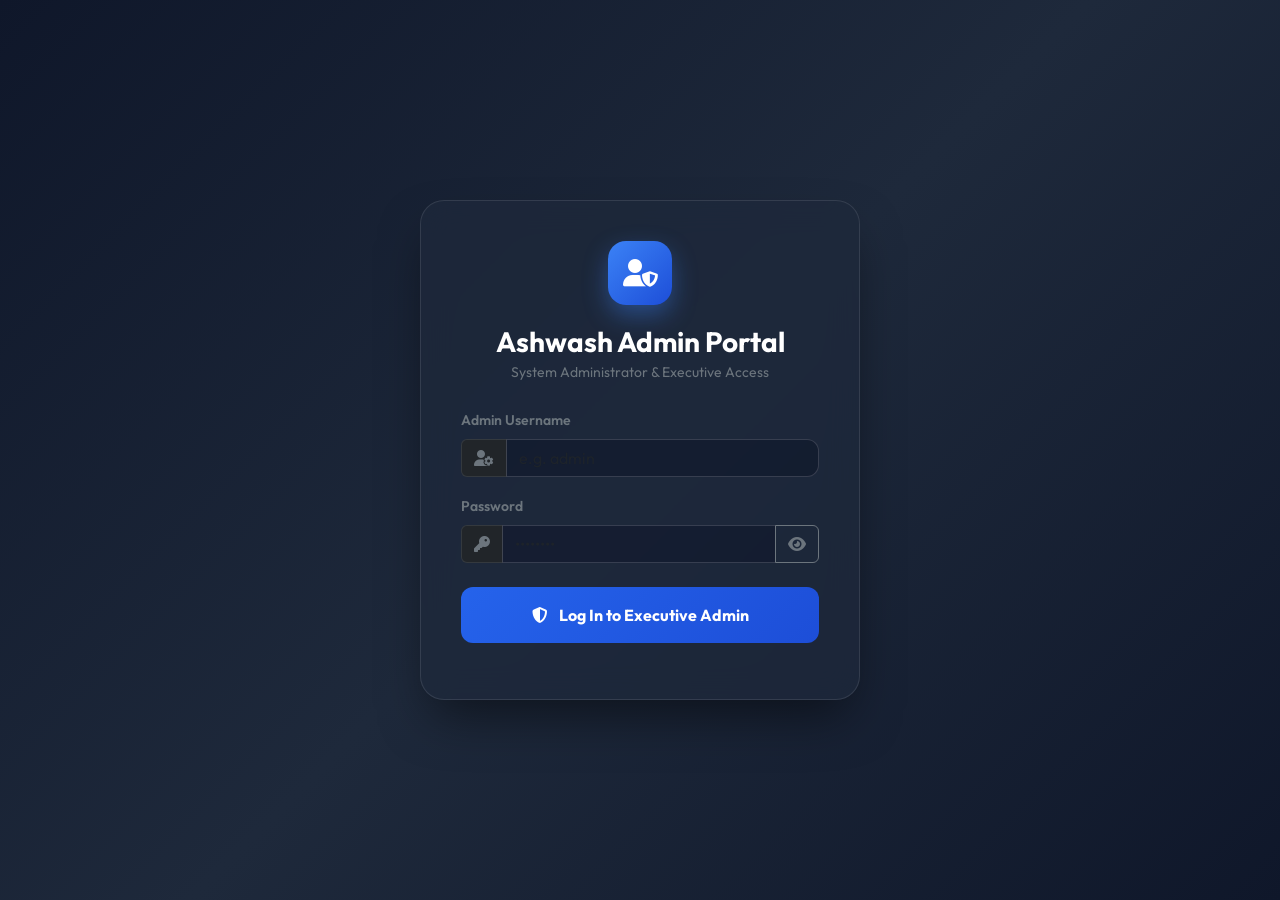
<file: ashwash_admin/index.html>
<!DOCTYPE html>
<html lang="en">
<head>
    <meta charset="UTF-8">
    <meta name="viewport" content="width=device-width, initial-scale=1.0">
    <title>Ashwash Executive Admin Portal - Login</title>
    <link href="https://cdn.jsdelivr.net/npm/bootstrap@5.3.0/dist/css/bootstrap.min.css" rel="stylesheet">
    <link rel="stylesheet" href="https://cdnjs.cloudflare.com/ajax/libs/font-awesome/6.4.0/css/all.min.css">
    <link href="https://fonts.googleapis.com/css2?family=Outfit:wght@300;400;500;600;700&display=swap" rel="stylesheet">
    <link rel="stylesheet" href="style.css">
</head>
<body class="d-flex align-items-center justify-content-center min-vh-100 py-4">
    <div class="login-card">
        <div class="text-center mb-4">
            <div class="brand-badge"><i class="fa-solid fa-user-shield text-white"></i></div>
            <h3 class="fw-bold text-white mb-1">Ashwash Admin Portal</h3>
            <p class="text-secondary small">System Administrator & Executive Access</p>
        </div>

        <div id="alertBox" class="alert alert-danger d-none border-0 bg-danger bg-opacity-25 text-danger rounded-3 py-2 px-3 mb-3 small"></div>

        <form id="adminLoginForm">
            <div class="mb-3">
                <label class="form-label text-secondary small fw-semibold">Admin Username</label>
                <div class="input-group">
                    <span class="input-group-text bg-dark border-secondary border-opacity-25 text-secondary"><i class="fa-solid fa-user-gear"></i></span>
                    <input type="text" id="username" class="form-control text-white" placeholder="e.g. admin" required>
                </div>
            </div>

            <div class="mb-4">
                <label class="form-label text-secondary small fw-semibold">Password</label>
                <div class="input-group">
                    <span class="input-group-text bg-dark border-secondary border-opacity-25 text-secondary"><i class="fa-solid fa-key"></i></span>
                    <input type="password" id="password" class="form-control text-white" placeholder="••••••••" required>
                    <button class="btn btn-outline-secondary border-opacity-25" type="button" onclick="toggleLoginPassword()">
                        <i class="fa-solid fa-eye text-secondary" id="loginEyeIcon"></i>
                    </button>
                </div>
            </div>

            <button type="submit" class="btn btn-blue w-100 mb-3 py-3 fw-bold"><i class="fa-solid fa-shield-halved me-2"></i> Log In to Executive Admin</button>
        </form>
    </div>
    <script src="app.js"></script>
    <script>
        function toggleLoginPassword() {
            const input = document.getElementById('password');
            const icon = document.getElementById('loginEyeIcon');
            if (input.type === 'password') {
                input.type = 'text';
                icon.classList.remove('fa-eye');
                icon.classList.add('fa-eye-slash');
            } else {
                input.type = 'password';
                icon.classList.remove('fa-eye-slash');
                icon.classList.add('fa-eye');
            }
        }
    </script>
</body>
</html>
</file>
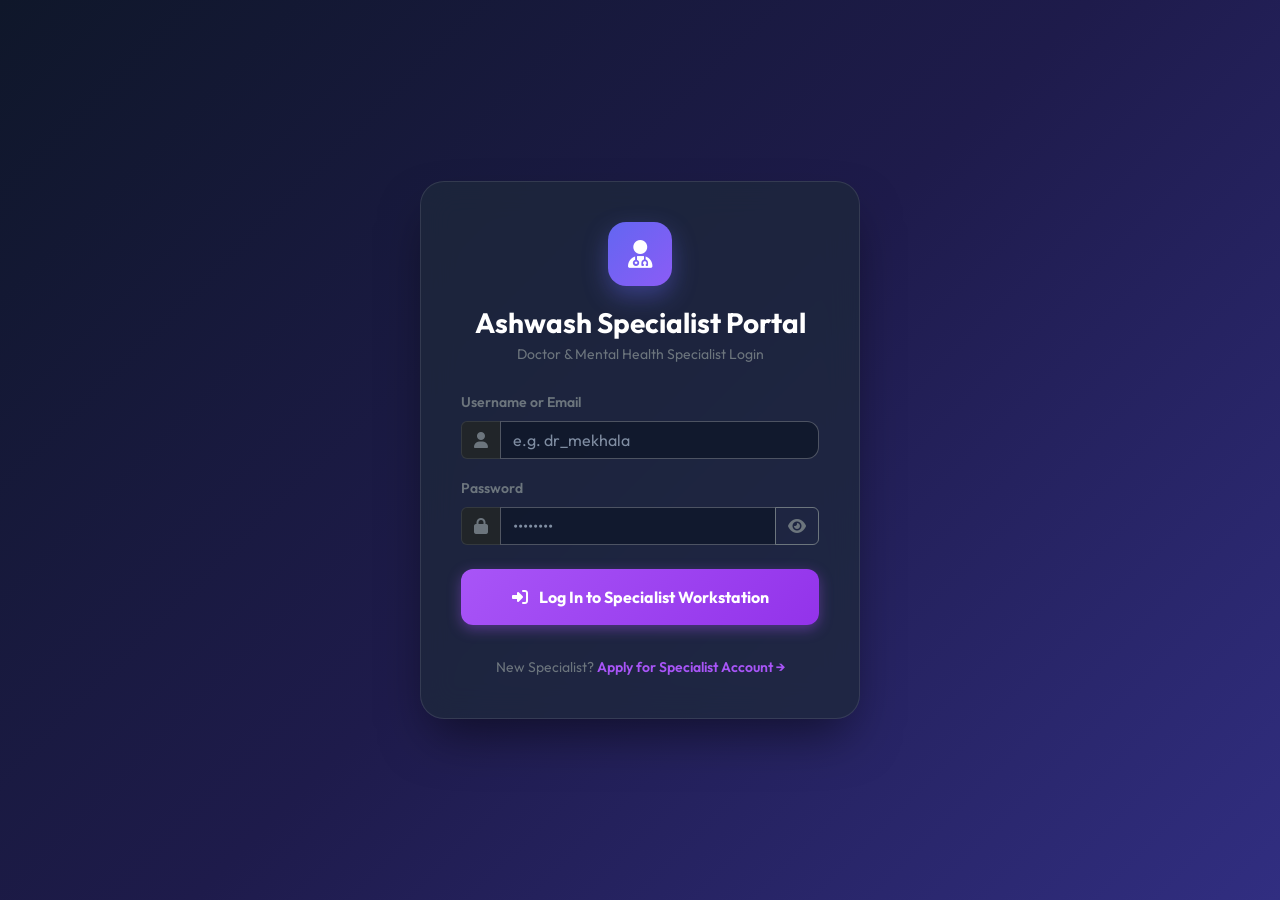
<file: ashwash_specialist/index.html>
<!DOCTYPE html>
<html lang="en">
<head>
    <meta charset="UTF-8">
    <meta name="viewport" content="width=device-width, initial-scale=1.0">
    <title>Ashwash Specialist Portal - Login</title>
    <link href="https://cdn.jsdelivr.net/npm/bootstrap@5.3.0/dist/css/bootstrap.min.css" rel="stylesheet">
    <link rel="stylesheet" href="https://cdnjs.cloudflare.com/ajax/libs/font-awesome/6.4.0/css/all.min.css">
    <link href="https://fonts.googleapis.com/css2?family=Outfit:wght@300;400;500;600;700&display=swap" rel="stylesheet">
    <link rel="stylesheet" href="style.css">
</head>
<body class="d-flex align-items-center justify-content-center min-vh-100 py-4">
    <div class="login-card">
        <div class="text-center mb-4">
            <div class="brand-badge"><i class="fa-solid fa-user-doctor text-white"></i></div>
            <h3 class="fw-bold text-white mb-1">Ashwash Specialist Portal</h3>
            <p class="text-secondary small">Doctor & Mental Health Specialist Login</p>
        </div>

        <div id="alertBox" class="alert alert-danger d-none border-0 bg-danger bg-opacity-25 text-danger rounded-3 py-2 px-3 mb-3 small"></div>

        <form id="specialistLoginForm">
            <div class="mb-3">
                <label class="form-label text-secondary small fw-semibold">Username or Email</label>
                <div class="input-group">
                    <span class="input-group-text bg-dark border-secondary border-opacity-25 text-secondary"><i class="fa-solid fa-user"></i></span>
                    <input type="text" id="username" class="form-control text-white" placeholder="e.g. dr_mekhala" required>
                </div>
            </div>

            <div class="mb-4">
                <label class="form-label text-secondary small fw-semibold">Password</label>
                <div class="input-group">
                    <span class="input-group-text bg-dark border-secondary border-opacity-25 text-secondary"><i class="fa-solid fa-lock"></i></span>
                    <input type="password" id="password" class="form-control text-white" placeholder="••••••••" required>
                    <button class="btn btn-outline-secondary border-opacity-25" type="button" onclick="toggleSpecialistLoginPassword()">
                        <i class="fa-solid fa-eye text-secondary" id="specEyeIcon"></i>
                    </button>
                </div>
            </div>

            <button type="submit" class="btn btn-purple w-100 mb-3 py-3 fw-bold"><i class="fa-solid fa-right-to-bracket me-2"></i> Log In to Specialist Workstation</button>
        </form>

        <div class="text-center mt-3">
            <p class="text-secondary small mb-0">New Specialist? <a href="register.html" class="text-decoration-none fw-semibold" style="color: #A855F7;">Apply for Specialist Account &rarr;</a></p>
        </div>
    </div>
    <script src="app.js"></script>
    <script>
        function toggleSpecialistLoginPassword() {
            const input = document.getElementById('password');
            const icon = document.getElementById('specEyeIcon');
            if (input.type === 'password') {
                input.type = 'text';
                icon.classList.remove('fa-eye');
                icon.classList.add('fa-eye-slash');
            } else {
                input.type = 'password';
                icon.classList.remove('fa-eye-slash');
                icon.classList.add('fa-eye');
            }
        }
    </script>
</body>
</html>
</file>
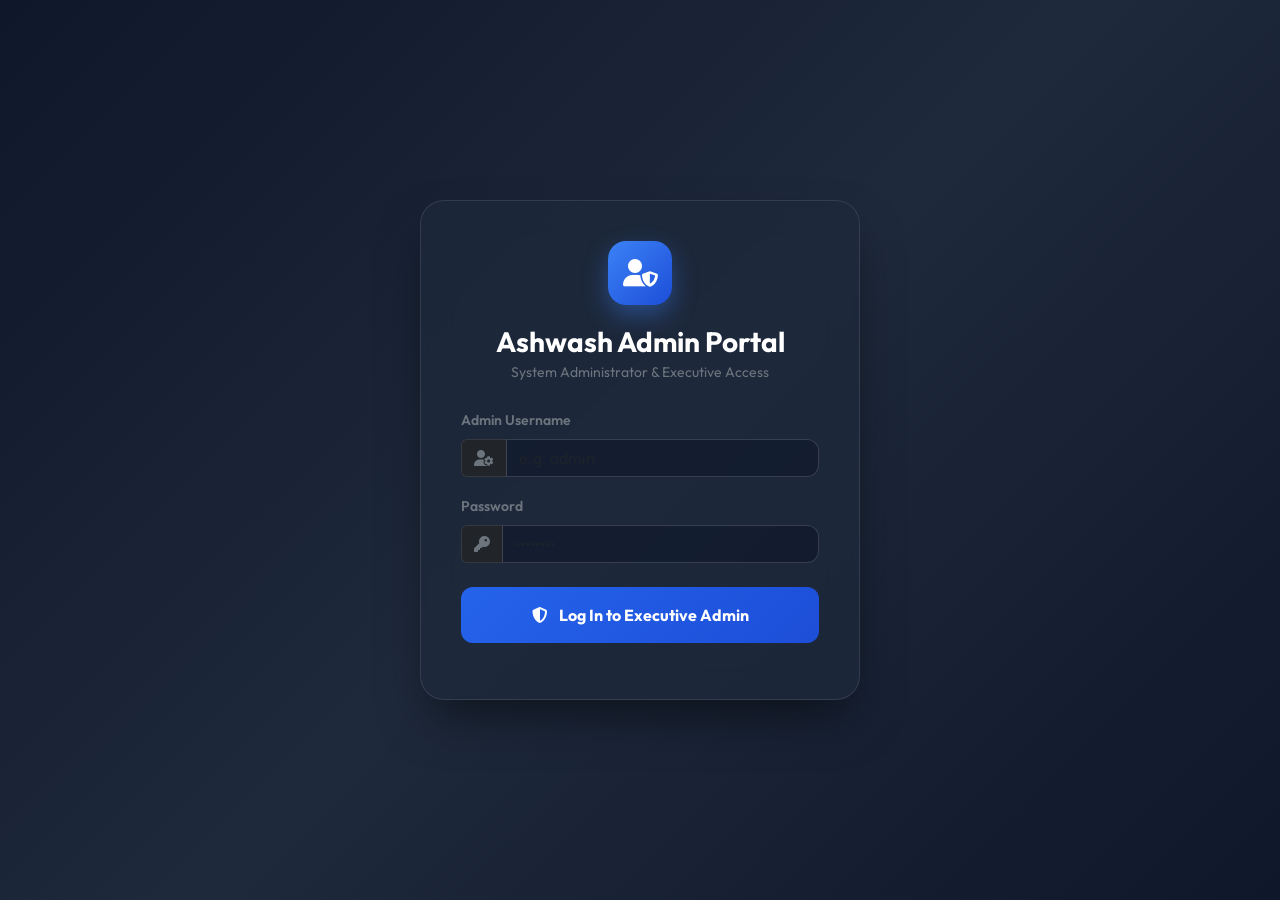
<file: ashwash_admin/login.html>
<!DOCTYPE html>
<html lang="en">
<head>
    <meta charset="UTF-8">
    <meta name="viewport" content="width=device-width, initial-scale=1.0">
    <title>Ashwash Executive Admin Portal - Login</title>
    <link href="https://cdn.jsdelivr.net/npm/bootstrap@5.3.0/dist/css/bootstrap.min.css" rel="stylesheet">
    <link rel="stylesheet" href="https://cdnjs.cloudflare.com/ajax/libs/font-awesome/6.4.0/css/all.min.css">
    <link href="https://fonts.googleapis.com/css2?family=Outfit:wght@300;400;500;600;700&display=swap" rel="stylesheet">
    <link rel="stylesheet" href="style.css">
</head>
<body class="d-flex align-items-center justify-content-center min-vh-100">
    <div class="login-card">
        <div class="text-center mb-4">
            <div class="brand-badge"><i class="fa-solid fa-user-shield text-white"></i></div>
            <h3 class="fw-bold text-white mb-1">Ashwash Admin Portal</h3>
            <p class="text-secondary small">System Administrator & Executive Access</p>
        </div>

        <div id="alertBox" class="alert alert-danger d-none border-0 bg-danger bg-opacity-25 text-danger rounded-3 py-2 px-3 mb-3 small"></div>

        <form id="adminLoginForm">
            <div class="mb-3">
                <label class="form-label text-secondary small fw-semibold">Admin Username</label>
                <div class="input-group">
                    <span class="input-group-text bg-dark border-secondary border-opacity-25 text-secondary"><i class="fa-solid fa-user-gear"></i></span>
                    <input type="text" id="username" class="form-control text-white" placeholder="e.g. admin" required>
                </div>
            </div>

            <div class="mb-4">
                <label class="form-label text-secondary small fw-semibold">Password</label>
                <div class="input-group">
                    <span class="input-group-text bg-dark border-secondary border-opacity-25 text-secondary"><i class="fa-solid fa-key"></i></span>
                    <input type="password" id="password" class="form-control text-white" placeholder="••••••••" required>
                </div>
            </div>

            <button type="submit" class="btn btn-blue w-100 mb-3 py-3 fw-bold"><i class="fa-solid fa-shield-halved me-2"></i> Log In to Executive Admin</button>
        </form>
    </div>
    <script src="app.js"></script>
</body>
</html>
</file>
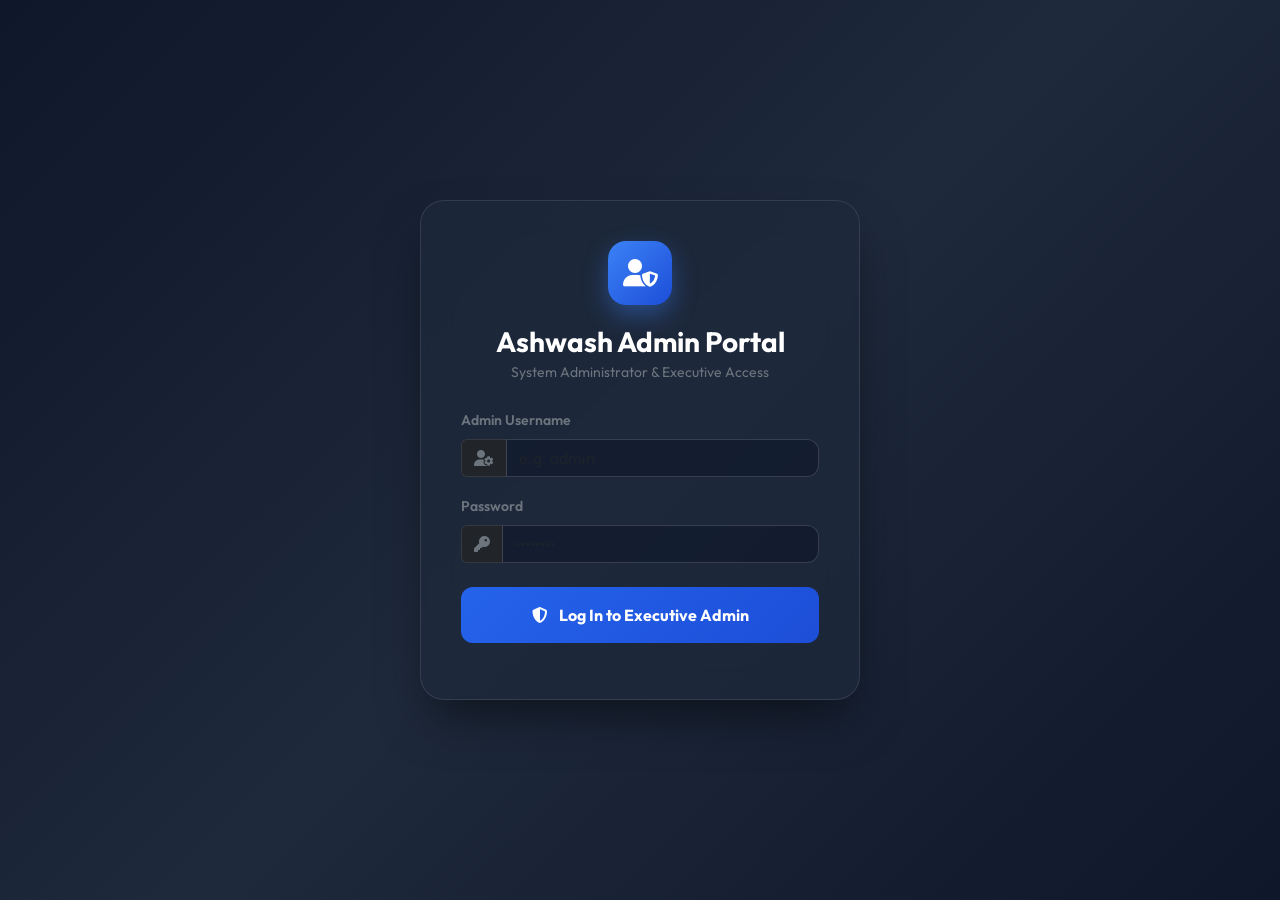
<file: ashwash_admin/profile.html>
<!DOCTYPE html>
<html lang="en">
<head>
    <meta charset="UTF-8">
    <meta name="viewport" content="width=device-width, initial-scale=1.0">
    <title>Manage Admin Account & Profile - Ashwash Executive Admin</title>
    <script>
        if (!localStorage.getItem('admin_token')) {
            window.location.href = 'login.html';
        }
    </script>
    <link href="https://cdn.jsdelivr.net/npm/bootstrap@5.3.0/dist/css/bootstrap.min.css" rel="stylesheet">
    <link rel="stylesheet" href="https://cdnjs.cloudflare.com/ajax/libs/font-awesome/6.4.0/css/all.min.css">
    <link href="https://fonts.googleapis.com/css2?family=Outfit:wght@300;400;500;600;700&display=swap" rel="stylesheet">
    <link rel="stylesheet" href="style.css">
</head>
<body>
    <!-- Navbar -->
    <nav class="navbar navbar-expand-lg border-bottom border-secondary border-opacity-25 bg-dark px-4 py-3 sticky-top">
        <div class="container-fluid">
            <a class="navbar-brand d-flex align-items-center text-white fw-bold fs-5" href="index.html">
                <span class="bg-primary rounded-3 p-2 me-2 d-inline-flex"><i class="fa-solid fa-user-shield text-white"></i></span>
                Ashwash Executive Admin Portal
            </a>
            <div class="d-flex align-items-center gap-3">
                <a href="index.html" class="btn btn-outline-light btn-sm rounded-3"><i class="fa-solid fa-arrow-left me-1"></i> Back to Dashboard</a>
                <button class="btn btn-outline-danger btn-sm rounded-3" onclick="logoutAdmin()"><i class="fa-solid fa-right-from-bracket me-1"></i> Logout</button>
            </div>
        </div>
    </nav>

    <div class="container py-5" style="max-width: 900px;">
        <div class="row g-4">
            <!-- Left Side: Profile Summary Card -->
            <div class="col-md-4">
                <div class="card-custom p-4 text-center h-100">
                    <div class="brand-badge mb-3"><i class="fa-solid fa-user-gear text-white"></i></div>
                    <h5 class="fw-bold text-white mb-1" id="displayUsername">Admin User</h5>
                    <p class="text-secondary small mb-3" id="displayEmail">admin@ashwash.com</p>
                    <span class="badge bg-primary bg-opacity-25 text-primary px-3 py-2 rounded-pill mb-4"><i class="fa-solid fa-shield-halved me-1"></i> Superuser Administrator</span>
                    
                    <hr class="border-secondary border-opacity-25 my-3">

                    <div class="text-start small">
                        <div class="d-flex justify-content-between mb-2">
                            <span class="text-secondary">Account Status:</span>
                            <span class="text-success fw-bold"><i class="fa-solid fa-circle-check me-1"></i> Active</span>
                        </div>
                        <div class="d-flex justify-content-between">
                            <span class="text-secondary">Role:</span>
                            <span class="text-white fw-semibold">Executive Admin</span>
                        </div>
                    </div>
                </div>
            </div>

            <!-- Right Side: Edit Details Forms -->
            <div class="col-md-8">
                <div id="profileAlertBox" class="alert d-none border-0 rounded-3 py-3 px-4 mb-4 small"></div>

                <!-- Form 1: Username & Email Settings -->
                <div class="card-custom p-4 mb-4">
                    <h5 class="fw-bold text-white mb-3"><i class="fa-solid fa-user-pen me-2 text-primary"></i> Profile Information</h5>
                    <form id="profileInfoForm">
                        <div class="mb-3">
                            <label class="form-label text-secondary small fw-semibold">Admin Username</label>
                            <div class="input-group">
                                <span class="input-group-text bg-dark border-secondary border-opacity-25 text-secondary"><i class="fa-solid fa-user"></i></span>
                                <input type="text" id="profileUsername" class="form-control text-white" required placeholder="admin">
                            </div>
                        </div>

                        <div class="mb-4">
                            <label class="form-label text-secondary small fw-semibold">Admin Email Address</label>
                            <div class="input-group">
                                <span class="input-group-text bg-dark border-secondary border-opacity-25 text-secondary"><i class="fa-solid fa-envelope"></i></span>
                                <input type="email" id="profileEmail" class="form-control text-white" required placeholder="admin@ashwash.com">
                            </div>
                        </div>

                        <button type="submit" class="btn btn-primary rounded-3 px-4 py-2 fw-semibold"><i class="fa-solid fa-floppy-disk me-2"></i> Update Profile Info</button>
                    </form>
                </div>

                <!-- Form 2: Change Password & Previous Password Verification -->
                <div class="card-custom p-4">
                    <h5 class="fw-bold text-white mb-3"><i class="fa-solid fa-lock me-2 text-warning"></i> Change Password & Security</h5>
                    <form id="changePasswordForm">
                        <!-- Previous Password Verification -->
                        <div class="mb-3">
                            <label class="form-label text-secondary small fw-semibold">Current / Previous Password <span class="text-danger">* (Required for verification)</span></label>
                            <div class="input-group">
                                <span class="input-group-text bg-dark border-secondary border-opacity-25 text-secondary"><i class="fa-solid fa-key"></i></span>
                                <input type="password" id="currentPassword" class="form-control text-white" required placeholder="Enter current password">
                                <button class="btn btn-outline-secondary border-opacity-25" type="button" onclick="togglePasswordVisibility('currentPassword', 'eyeIconCurrent')">
                                    <i class="fa-solid fa-eye text-secondary" id="eyeIconCurrent"></i>
                                </button>
                            </div>
                        </div>

                        <!-- New Password -->
                        <div class="mb-3">
                            <label class="form-label text-secondary small fw-semibold">New Password</label>
                            <div class="input-group">
                                <span class="input-group-text bg-dark border-secondary border-opacity-25 text-secondary"><i class="fa-solid fa-lock"></i></span>
                                <input type="password" id="newPassword" class="form-control text-white" required placeholder="••••••••">
                                <button class="btn btn-outline-secondary border-opacity-25" type="button" onclick="togglePasswordVisibility('newPassword', 'eyeIconNew')">
                                    <i class="fa-solid fa-eye text-secondary" id="eyeIconNew"></i>
                                </button>
                            </div>
                        </div>

                        <!-- Confirm New Password -->
                        <div class="mb-4">
                            <label class="form-label text-secondary small fw-semibold">Confirm New Password</label>
                            <div class="input-group">
                                <span class="input-group-text bg-dark border-secondary border-opacity-25 text-secondary"><i class="fa-solid fa-check-double"></i></span>
                                <input type="password" id="confirmPassword" class="form-control text-white" required placeholder="••••••••">
                                <button class="btn btn-outline-secondary border-opacity-25" type="button" onclick="togglePasswordVisibility('confirmPassword', 'eyeIconConfirm')">
                                    <i class="fa-solid fa-eye text-secondary" id="eyeIconConfirm"></i>
                                </button>
                            </div>
                        </div>

                        <button type="submit" class="btn btn-warning rounded-3 px-4 py-2 fw-semibold"><i class="fa-solid fa-shield-halved me-2"></i> Update Password</button>
                    </form>
                </div>
            </div>
        </div>
    </div>

    <script src="https://cdn.jsdelivr.net/npm/bootstrap@5.3.0/dist/js/bootstrap.bundle.min.js"></script>
    <script src="app.js"></script>
    <script>
        document.addEventListener('DOMContentLoaded', () => {
            loadAdminProfile();
            
            const infoForm = document.getElementById('profileInfoForm');
            if (infoForm) {
                infoForm.addEventListener('submit', handleProfileInfoSubmit);
            }
            
            const passForm = document.getElementById('changePasswordForm');
            if (passForm) {
                passForm.addEventListener('submit', handleChangePasswordSubmit);
            }
        });

        // Hide / Reveal Password Toggle
        function togglePasswordVisibility(inputId, iconId) {
            const input = document.getElementById(inputId);
            const icon = document.getElementById(iconId);
            if (input.type === 'password') {
                input.type = 'text';
                icon.classList.remove('fa-eye');
                icon.classList.add('fa-eye-slash');
            } else {
                input.type = 'password';
                icon.classList.remove('fa-eye-slash');
                icon.classList.add('fa-eye');
            }
        }
    </script>
</body>
</html>
</file>
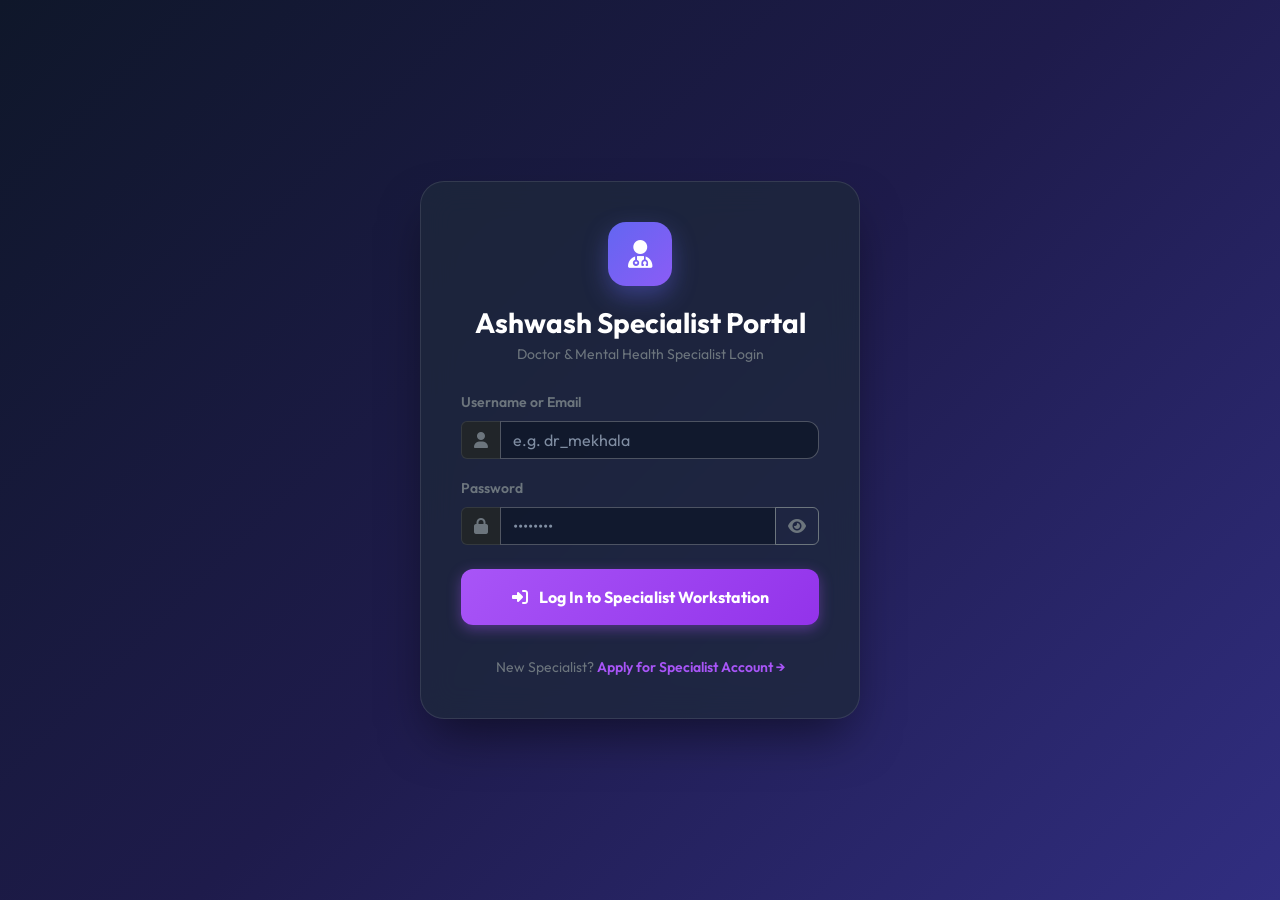
<file: ashwash_specialist/dashboard.html>
<!DOCTYPE html>
<html lang="en">
<head>
    <meta charset="UTF-8">
    <meta name="viewport" content="width=device-width, initial-scale=1.0">
    <title>Ashwash Specialist Workstation</title>
    <script>
        if (!localStorage.getItem('access_token')) {
            window.location.href = 'index.html';
        }
    </script>
    <link href="https://cdn.jsdelivr.net/npm/bootstrap@5.3.0/dist/css/bootstrap.min.css" rel="stylesheet">
    <link rel="stylesheet" href="https://cdnjs.cloudflare.com/ajax/libs/font-awesome/6.4.0/css/all.min.css">
    <link href="https://fonts.googleapis.com/css2?family=Outfit:wght@300;400;500;600;700&display=swap" rel="stylesheet">
    <link rel="stylesheet" href="style.css">
</head>
<body>
    <!-- Navbar -->
    <nav class="navbar navbar-expand-lg border-bottom border-secondary border-opacity-25 bg-dark px-4 py-3 sticky-top">
        <div class="container-fluid">
            <a class="navbar-brand d-flex align-items-center text-white fw-bold fs-5" href="#">
                <span class="bg-primary rounded-3 p-2 me-2 d-inline-flex"><i class="fa-solid fa-user-doctor text-white"></i></span>
                Ashwash Specialist Workstation
            </a>
            <div class="d-flex align-items-center gap-3">
                <div class="d-flex align-items-center gap-2 cursor-pointer" onclick="openZoomAvatarModal()" title="Click to view full photo">
                    <img id="navSpecialistAvatar" src="https://ui-avatars.com/api/?name=Dr+Specialist&background=A855F7&color=fff&size=64" alt="Doctor Photo" class="rounded-circle border border-2 border-purple" style="width: 42px; height: 42px; object-fit: cover;">
                    <div class="text-end d-none d-md-block ms-1">
                        <div class="fw-bold text-white fs-6 mb-0" id="specialistName">Dr. Specialist</div>
                        <div class="text-secondary small" style="font-size: 11px;"><i class="fa-solid fa-certificate me-1 text-warning"></i> Clinical Psychologist</div>
                    </div>
                </div>
                <button class="btn btn-outline-light btn-sm rounded-3 position-relative" id="notifBellBtn" onclick="openNotificationsPanel()">
                    <i class="fa-solid fa-bell"></i>
                    <span id="notificationBadge" class="position-absolute top-0 start-100 translate-middle badge rounded-pill bg-danger">2</span>
                </button>
                <a href="profile.html" class="btn btn-outline-info btn-sm rounded-3"><i class="fa-solid fa-user-gear me-1"></i> Manage Account</a>
                <button class="btn btn-outline-danger btn-sm rounded-3" onclick="logoutSpecialist()"><i class="fa-solid fa-right-from-bracket me-1"></i> Logout</button>
            </div>
        </div>
    </nav>

    <div class="container-fluid px-4 py-4">
        <!-- Top Stats Row (100% Clickable Cards) -->
        <div class="row g-3 mb-4">
            <div class="col-md-4">
                <div class="stat-card d-flex align-items-center justify-content-between" onclick="switchSpecialistTab('courses-tab')" title="Click to view My Courses Studio">
                    <div>
                        <div class="text-secondary small fw-semibold">My Courses</div>
                        <div class="fs-3 fw-bold text-white" id="statCourses">0</div>
                    </div>
                    <div class="stat-icon bg-primary bg-opacity-25 text-primary"><i class="fa-solid fa-book-open"></i></div>
                </div>
            </div>
            <div class="col-md-4">
                <div class="stat-card d-flex align-items-center justify-content-between" onclick="switchSpecialistTab('appointments-tab')" title="Click to view Patient Appointments">
                    <div>
                        <div class="text-secondary small fw-semibold">Appointments</div>
                        <div class="fs-3 fw-bold text-white" id="statAppointments">0</div>
                    </div>
                    <div class="stat-icon bg-success bg-opacity-25 text-success"><i class="fa-solid fa-calendar-check"></i></div>
                </div>
            </div>
            <div class="col-md-4">
                <div class="stat-card d-flex align-items-center justify-content-between" onclick="openConsultationFeeModal()" title="Click to update Consultation Fee">
                    <div>
                        <div class="text-secondary small fw-semibold">Consultation Fee</div>
                        <div class="fs-3 fw-bold text-info" id="statFee">৳1500</div>
                    </div>
                    <div class="stat-icon bg-info bg-opacity-25 text-info"><i class="fa-solid fa-money-bill-wave"></i></div>
                </div>
            </div>
        </div>

        <!-- Navigation Tabs -->
        <ul class="nav nav-tabs mb-4 border-secondary" id="portalTabs">
            <li class="nav-item">
                <button class="nav-link text-light active fw-bold" data-bs-toggle="tab" data-bs-target="#courses-tab"><i class="fa-solid fa-video me-2"></i> Course Studio</button>
            </li>
            <li class="nav-item">
                <button class="nav-link text-light fw-bold" data-bs-toggle="tab" data-bs-target="#appointments-tab"><i class="fa-solid fa-calendar-days me-2"></i> Patient Sessions</button>
            </li>
            <li class="nav-item">
                <button class="nav-link text-light fw-bold" data-bs-toggle="tab" data-bs-target="#community-tab"><i class="fa-solid fa-comments me-2"></i> Community Q&A</button>
            </li>
            <li class="nav-item">
                <button class="nav-link text-light fw-bold" data-bs-toggle="tab" data-bs-target="#homework-tab"><i class="fa-solid fa-file-pen me-2"></i> Homework Review</button>
            </li>
            <li class="nav-item">
                <button class="nav-link text-light fw-bold" data-bs-toggle="tab" data-bs-target="#certificate-reviews-tab"><i class="fa-solid fa-graduation-cap me-2 text-warning"></i> Certificate Reviews</button>
            </li>
        </ul>

        <div class="tab-content">
            <!-- TAB: CERTIFICATE REVIEWS -->
            <div class="tab-pane fade" id="certificate-reviews-tab">
                <div class="card-custom p-4 mb-4">
                    <div class="d-flex justify-content-between align-items-center mb-3">
                        <div>
                            <h5 class="fw-bold text-white mb-1"><i class="fa-solid fa-graduation-cap text-warning me-2"></i> 100% Course Completion Certificate Recommendations</h5>
                            <p class="text-secondary small mb-0">Write personalized performance evaluations and recommendations for patients who completed 100% of a course.</p>
                        </div>
                    </div>
                    <div class="table-responsive">
                        <table class="table table-dark table-hover align-middle custom-table">
                            <thead>
                                <tr>
                                    <th>Patient</th>
                                    <th>Course</th>
                                    <th>Certificate ID</th>
                                    <th>Completion Status</th>
                                    <th>Recommendation Status</th>
                                    <th>Action</th>
                                </tr>
                            </thead>
                            <tbody id="certificateReviewsTableBody">
                                <!-- Populated dynamically -->
                            </tbody>
                        </table>
                    </div>
                </div>
            </div>

            <!-- TAB: HOMEWORK REVIEW -->
            <div class="tab-pane fade" id="homework-tab">
                <div class="card-custom p-4 mb-4">
                    <h5 class="fw-bold text-white mb-3">Pending & Reviewed Patient Homework</h5>
                    <div class="table-responsive">
                        <table class="table table-dark table-hover align-middle custom-table">
                            <thead>
                                <tr>
                                    <th>Patient</th>
                                    <th>Course</th>
                                    <th>Lesson/Task</th>
                                    <th>Status</th>
                                    <th>Submitted At</th>
                                    <th>Action</th>
                                </tr>
                            </thead>
                            <tbody id="homeworkSubmissionsTableBody">
                                <!-- Populated dynamically -->
                            </tbody>
                        </table>
                    </div>
                </div>
            </div>
            <!-- TAB 1: COURSES -->
            <div class="tab-pane fade show active" id="courses-tab">
                <div class="d-flex justify-content-between align-items-center mb-4">
                    <h5 class="fw-bold text-white mb-0">Specialist Published Courses</h5>
                    <button class="btn btn-purple" data-bs-toggle="modal" data-bs-target="#createCourseModal">
                        <i class="fa-solid fa-plus me-1"></i> Create New Course
                    </button>
                </div>
                <div class="row g-3" id="coursesContainer"></div>
            </div>

            <!-- TAB 2: APPOINTMENTS -->
            <div class="tab-pane fade" id="appointments-tab">
                <div class="card-custom p-4">
                    <h5 class="fw-bold text-white mb-3">Patient Consultation Bookings</h5>
                    <div class="table-responsive">
                        <table class="table table-custom mb-0">
                            <thead>
                                <tr>
                                    <th>ID</th>
                                    <th>Patient</th>
                                    <th>Date & Time</th>
                                    <th>Status</th>
                                    <th>Action</th>
                                </tr>
                            </thead>
                            <tbody id="appointmentsTableBody"></tbody>
                        </table>
                    </div>
                </div>
            </div>

            <!-- TAB 3: COMMUNITY Q&A -->
            <div class="tab-pane fade" id="community-tab">
                <h5 class="fw-bold text-white mb-3">Community Support Forum & Patient Queries</h5>
                <div id="postsContainer"></div>
            </div>
        </div>
    </div>

    <!-- Create Course Modal -->
    <div class="modal fade" id="createCourseModal" tabindex="-1">
        <div class="modal-dialog modal-lg modal-dialog-centered">
            <div class="modal-content bg-dark text-white border-secondary">
                <div class="modal-header border-secondary">
                    <h5 class="modal-title fw-bold text-white"><i class="fa-solid fa-circle-plus me-2 text-purple" style="color: #A855F7;"></i> Create New Mental Health Course</h5>
                    <button type="button" class="btn-close btn-close-white" data-bs-dismiss="modal"></button>
                </div>
                <form id="createCourseForm">
                    <div class="modal-body p-4">
                        <div id="courseAlertBox" class="alert d-none border-0 rounded-3 py-2 px-3 mb-3 small"></div>

                        <div class="row g-3">
                            <div class="col-md-6">
                                <label class="form-label text-secondary small fw-semibold">Course Title (English)</label>
                                <input type="text" id="courseTitleEn" class="form-control text-white" placeholder="e.g. Postpartum Wellness & Recovery" required>
                            </div>
                            <div class="col-md-6">
                                <label class="form-label text-secondary small fw-semibold">Course Title (Bangla)</label>
                                <input type="text" id="courseTitleBn" class="form-control text-white" placeholder="যেমন: নতুন মায়েদের মানসিক স্বাস্থ্য ও যত্ন" required>
                            </div>
                            <div class="col-md-6">
                                <label class="form-label text-secondary small fw-semibold">Price (BDT - Set 0 for Free)</label>
                                <input type="number" id="coursePrice" class="form-control text-white" placeholder="0 or 1500" value="0" required>
                            </div>
                            <div class="col-md-6">
                                <label class="form-label text-secondary small fw-semibold"><i class="fa-solid fa-upload me-1 text-info"></i> Upload Video/Audio File from Device</label>
                                <input type="file" id="courseMediaFile" class="form-control text-white" accept="video/*,audio/*">
                            </div>
                            <div class="col-12">
                                <label class="form-label text-secondary small fw-semibold">Course Description</label>
                                <textarea id="courseDescEn" class="form-control text-white" rows="3" placeholder="Provide a detailed overview of what patients will learn in this course..." required></textarea>
                            </div>
                        </div>
                    </div>
                    <div class="modal-footer border-secondary">
                        <button type="button" class="btn btn-secondary" data-bs-dismiss="modal">Cancel</button>
                        <button type="submit" class="btn btn-purple"><i class="fa-solid fa-paper-plane me-1"></i> Submit Course for Admin Approval</button>
                    </div>
                </form>
            </div>
        </div>
    </div>

    <!-- Edit & Manage Course Modal -->
    <div class="modal fade" id="editCourseModal" tabindex="-1">
        <div class="modal-dialog modal-xl modal-dialog-centered modal-dialog-scrollable">
            <div class="modal-content bg-dark text-white border-secondary">
                <div class="modal-header border-secondary">
                    <h5 class="modal-title fw-bold text-white"><i class="fa-solid fa-pen-to-square me-2 text-purple" style="color: #A855F7;"></i> Edit & Manage Course Curriculum</h5>
                    <button type="button" class="btn-close btn-close-white" data-bs-dismiss="modal"></button>
                </div>
                <form id="editCourseForm" onsubmit="handleSaveEditedCourse(event)">
                    <input type="hidden" id="editCourseId">
                    <div class="modal-body p-4">
                        <div id="editCourseAlertBox" class="alert d-none border-0 rounded-3 py-2 px-3 mb-3 small"></div>

                        <div class="row g-3 mb-4">
                            <div class="col-md-6">
                                <label class="form-label text-secondary small fw-semibold">Course Title (English)</label>
                                <input type="text" id="editCourseTitleEn" class="form-control text-white" required>
                            </div>
                            <div class="col-md-6">
                                <label class="form-label text-secondary small fw-semibold">Course Title (Bangla)</label>
                                <input type="text" id="editCourseTitleBn" class="form-control text-white" required>
                            </div>
                            <div class="col-md-6">
                                <label class="form-label text-secondary small fw-semibold">Price (BDT)</label>
                                <input type="number" id="editCoursePrice" class="form-control text-white" required>
                            </div>
                            <div class="col-md-6">
                                <label class="form-label text-secondary small fw-semibold">Upload / Replace Media File from Device</label>
                                <input type="file" id="editCourseMediaFile" class="form-control text-white" accept="video/*,audio/*">
                            </div>
                            <div class="col-12">
                                <label class="form-label text-secondary small fw-semibold">Description</label>
                                <textarea id="editCourseDescEn" class="form-control text-white" rows="2" required></textarea>
                            </div>
                        </div>

                        <!-- Modules Section -->
                        <div class="d-flex justify-content-between align-items-center mb-3">
                            <h6 class="fw-bold text-white mb-0"><i class="fa-solid fa-layer-group me-2 text-info"></i> Course Modules & Homework Tasks</h6>
                            <button type="button" class="btn btn-sm btn-purple" onclick="addNewModuleBlock()"><i class="fa-solid fa-plus me-1"></i> Add New Module</button>
                        </div>

                        <div id="modulesContainer"></div>
                    </div>
                    <div class="modal-footer border-secondary">
                        <button type="button" class="btn btn-secondary" data-bs-dismiss="modal">Cancel</button>
                        <button type="submit" class="btn btn-purple"><i class="fa-solid fa-floppy-disk me-1"></i> Save & Sync to Patient App</button>
                    </div>
                </form>
            </div>
        </div>
    </div>

    <!-- Reply to Post Modal -->
    <div class="modal fade" id="replyPostModal" tabindex="-1">
        <div class="modal-dialog modal-dialog-centered">
            <div class="modal-content bg-dark text-white border-secondary">
                <div class="modal-header border-secondary">
                    <h5 class="modal-title fw-bold text-white"><i class="fa-solid fa-reply me-2 text-purple" style="color: #A855F7;"></i> Reply as Doctor Specialist</h5>
                    <button type="button" class="btn-close btn-close-white" data-bs-dismiss="modal"></button>
                </div>
                <form id="replyPostForm" onsubmit="handleSendDoctorReply(event)">
                    <input type="hidden" id="replyPostId">
                    <div class="modal-body p-4">
                        <div class="p-3 bg-secondary bg-opacity-10 rounded-3 mb-3 border border-secondary border-opacity-25">
                            <div class="text-secondary small mb-1" id="replyPatientName">Patient Query</div>
                            <div class="text-light small font-italic" id="replyPostText">...</div>
                        </div>
                        <div class="mb-3">
                            <label class="form-label text-secondary small fw-semibold">Doctor's Expert Advice & Reply</label>
                            <textarea id="replyContent" class="form-control text-white" rows="4" required placeholder="Type your professional medical advice or recommendation here..."></textarea>
                        </div>
                    </div>
                    <div class="modal-footer border-secondary">
                        <button type="button" class="btn btn-secondary" data-bs-dismiss="modal">Cancel</button>
                        <button type="submit" class="btn btn-purple"><i class="fa-solid fa-paper-plane me-1"></i> Send Reply to Patient</button>
                    </div>
                </form>
            </div>
        </div>
    </div>



    <!-- Modal 2: Consultation Fee Settings -->
    <div class="modal fade" id="consultationFeeModal" tabindex="-1">
        <div class="modal-dialog modal-dialog-centered">
            <div class="modal-content bg-dark text-white border-secondary">
                <div class="modal-header border-secondary">
                    <h5 class="modal-title fw-bold text-info"><i class="fa-solid fa-money-bill-wave me-2"></i> Update Consultation Fee</h5>
                    <button type="button" class="btn-close btn-close-white" data-bs-dismiss="modal"></button>
                </div>
                <form id="consultationFeeForm" onsubmit="handleUpdateFee(event)">
                    <div class="modal-body p-4">
                        <div class="mb-3">
                            <label class="form-label text-secondary small fw-semibold">Consultation Fee (BDT ৳)</label>
                            <input type="number" id="inputConsultationFee" class="form-control text-white" value="1500" required placeholder="e.g. 1500">
                            <div class="form-text text-secondary">This fee will be displayed to patients booking consultation sessions with you.</div>
                        </div>
                    </div>
                    <div class="modal-footer border-secondary">
                        <button type="button" class="btn btn-secondary" data-bs-dismiss="modal">Cancel</button>
                        <button type="submit" class="btn btn-info fw-bold text-dark"><i class="fa-solid fa-floppy-disk me-1"></i> Save Consultation Fee</button>
                    </div>
                </form>
            </div>
        </div>
    </div>

    <!-- Modal 3: Full Screen Profile Photo Zoom -->
    <div class="modal fade" id="zoomAvatarModal" tabindex="-1">
        <div class="modal-dialog modal-dialog-centered modal-lg">
            <div class="modal-content bg-dark border-secondary text-center">
                <div class="modal-header border-secondary">
                    <h5 class="modal-title fw-bold text-white"><i class="fa-solid fa-expand me-2 text-purple" style="color: #A855F7;"></i> Specialist Profile Photo (Full View)</h5>
                    <button type="button" class="btn-close btn-close-white" data-bs-dismiss="modal"></button>
                </div>
                <div class="modal-body p-4 d-flex align-items-center justify-content-center">
                    <img id="zoomedAvatarImg" src="" alt="Full Profile Photo" class="img-fluid rounded-4 shadow-lg border border-2 border-purple" style="max-height: 80vh; object-fit: contain;">
                </div>
            </div>
        </div>
    </div>

    <!-- Modal 4: Send Video Meeting Link to Patient -->
    <div class="modal fade" id="sendMeetingLinkModal" tabindex="-1">
        <div class="modal-dialog modal-dialog-centered">
            <div class="modal-content bg-dark text-white border-secondary">
                <div class="modal-header border-secondary">
                    <h5 class="modal-title fw-bold text-info"><i class="fa-solid fa-paper-plane me-2"></i> Send Video Session Link to Patient</h5>
                    <button type="button" class="btn-close btn-close-white" data-bs-dismiss="modal"></button>
                </div>
                <form id="sendMeetingLinkForm" onsubmit="handleSendMeetingLink(event)">
                    <div class="modal-body p-4">
                        <div id="sendLinkAlertBox" class="alert d-none border-0 rounded-3 py-2 px-3 mb-3 small"></div>

                        <div class="mb-3">
                            <label class="form-label text-secondary small fw-semibold">Patient Username / Name</label>
                            <input type="text" id="sendLinkPatientName" class="form-control text-white" required placeholder="Patient username (e.g. mishu)">
                        </div>

                        <div class="mb-3">
                            <label class="form-label text-secondary small fw-semibold"><i class="fa-solid fa-video me-1 text-purple"></i> Google Meet / Zoom Link</label>
                            <input type="url" id="sendLinkUrl" class="form-control text-white" value="https://meet.google.com/wyr-yfjx-enp" required placeholder="https://meet.google.com/...">
                        </div>

                        <div class="mb-3">
                            <label class="form-label text-secondary small fw-semibold">Session Instructions / Notes for Patient</label>
                            <textarea id="sendLinkNotes" class="form-control text-white" rows="2" placeholder="e.g. Please join 5 mins before schedule for initial evaluation.">Live Consultation Video Session</textarea>
                        </div>
                    </div>
                    <div class="modal-footer border-secondary">
                        <button type="button" class="btn btn-secondary" data-bs-dismiss="modal">Cancel</button>
                        <button type="submit" class="btn btn-info fw-bold text-dark px-4"><i class="fa-solid fa-paper-plane me-1"></i> Send Link via Notification</button>
                    </div>
                </form>
            </div>
        </div>
    </div>

    <!-- Modal 5: bKash & Nagad Payment Gateway Modal -->
    <div class="modal fade" id="paymentGatewayModal" tabindex="-1">
        <div class="modal-dialog modal-dialog-centered">
            <div class="modal-content bg-dark text-white border-secondary">
                <div class="modal-header border-secondary">
                    <h5 class="modal-title fw-bold text-white"><i class="fa-solid fa-credit-card me-2 text-success"></i> Payment Gateway (bKash & Nagad)</h5>
                    <button type="button" class="btn-close btn-close-white" data-bs-dismiss="modal"></button>
                </div>
                <form id="paymentGatewayForm" onsubmit="handleExecutePayment(event)">
                    <input type="hidden" id="payCourseId">
                    <input type="hidden" id="payAppointmentId">
                    <input type="hidden" id="payAmount" value="1500">
                    <input type="hidden" id="payGateway" value="bkash">

                    <div class="modal-body p-4">
                        <div class="p-3 rounded-3 mb-4 border border-secondary border-opacity-25 bg-secondary bg-opacity-10 text-center">
                            <div class="text-secondary small fw-semibold" id="payPurpose">Specialist Consultation Session</div>
                            <div class="fs-2 fw-bold text-success" id="payDisplayAmount">৳1500.00</div>
                        </div>

                        <div class="d-flex gap-2 mb-4">
                            <button type="button" id="btnSelectBkash" class="btn w-50 py-2 fw-bold rounded-3 text-white border-0 shadow" style="background: linear-gradient(135deg, #E2136E, #C2185B);" onclick="selectGateway('bkash')">
                                <i class="fa-solid fa-mobile-screen me-1"></i> bKash
                            </button>
                            <button type="button" id="btnSelectNagad" class="btn w-50 py-2 fw-bold rounded-3 text-white border-0 opacity-50" style="background: linear-gradient(135deg, #F7921E, #E65100);" onclick="selectGateway('nagad')">
                                <i class="fa-solid fa-wallet me-1"></i> Nagad
                            </button>
                        </div>

                        <div class="mb-3">
                            <label class="form-label text-secondary small fw-semibold" id="labelMobileNo">bKash Account Number</label>
                            <input type="text" id="payMobileNumber" class="form-control text-white" value="01770618575" placeholder="017XXXXXXXX" required>
                        </div>

                        <div class="row g-2 mb-3">
                            <div class="col-6">
                                <label class="form-label text-secondary small fw-semibold">Verification OTP</label>
                                <input type="text" id="payOTP" class="form-control text-white" value="123456" placeholder="123456" required>
                                <div class="form-text text-secondary style-italic" style="font-size: 10px;">Test OTP: 123456</div>
                            </div>
                            <div class="col-6">
                                <label class="form-label text-secondary small fw-semibold">Account PIN</label>
                                <input type="password" id="payPIN" class="form-control text-white" value="12121" placeholder="*****" required>
                                <div class="form-text text-secondary style-italic" style="font-size: 10px;">Test PIN: 12121</div>
                            </div>
                        </div>
                    </div>
                    <div class="modal-footer border-secondary">
                        <button type="button" class="btn btn-secondary" data-bs-dismiss="modal">Cancel</button>
                        <button type="submit" id="btnSubmitPayment" class="btn fw-bold px-4 py-2 text-white border-0 rounded-3" style="background: linear-gradient(135deg, #E2136E, #C2185B);">
                            <i class="fa-solid fa-lock me-1"></i> Pay ৳1500 with bKash
                        </button>
                    </div>
                </form>
            </div>
        </div>
    </div>



    <!-- Consultation Fee Modal -->
    <div class="modal fade" id="consultationFeeModal" tabindex="-1">
        <div class="modal-dialog modal-sm modal-dialog-centered">
            <div class="modal-content bg-dark border-secondary">
                <div class="modal-header border-secondary bg-black bg-opacity-25">
                    <h5 class="modal-title fw-bold text-white"><i class="fa-solid fa-money-bill-wave text-success me-2"></i> Consultation Fee</h5>
                    <button type="button" class="btn-close btn-close-white" data-bs-dismiss="modal"></button>
                </div>
                <div class="modal-body p-4">
                    <label class="form-label text-secondary small fw-bold">Update Current Fee</label>
                    <div class="input-group mb-3">
                        <span class="input-group-text bg-black border-secondary text-white"> ৳</span>
                        <input type="number" class="form-control text-white border-secondary bg-transparent" id="feeInput" value="1500">
                    </div>
                    <button class="btn btn-purple w-100 fw-bold" onclick="alert('Fee update requested successfully!'); bootstrap.Modal.getInstance(document.getElementById('consultationFeeModal')).hide();">Update Fee</button>
                    <p class="text-secondary small mt-3 mb-0 text-center">Note: Fee updates require admin approval to reflect on patient side.</p>
                </div>
            </div>
        </div>
    </div>

    <script src="https://cdn.jsdelivr.net/npm/bootstrap@5.3.0/dist/js/bootstrap.bundle.min.js"></script>
    <script src="app.js"></script>

    <!-- Firebase & Notifications -->
    <script src="https://www.gstatic.com/firebasejs/9.0.0/firebase-app-compat.js"></script>
    <script src="https://www.gstatic.com/firebasejs/9.0.0/firebase-messaging-compat.js"></script>
    <script src="notifications.js"></script>

    <!-- Toast Container for Push Notifications -->
    <div id="toastContainer" class="toast-container position-fixed bottom-0 end-0 p-3" style="z-index: 1100;"></div>

    <!-- Notifications Offcanvas Panel -->
    <div class="offcanvas offcanvas-end bg-dark text-white border-start border-secondary border-opacity-25" tabindex="-1" id="notificationsPanel" style="width: 380px; z-index: 1060;">
      <div class="offcanvas-header border-bottom border-secondary border-opacity-25 py-3">
        <div class="d-flex align-items-center gap-2">
            <span class="bg-primary bg-opacity-25 text-primary rounded-circle p-2 d-inline-flex align-items-center justify-content-center" style="width:36px;height:36px;">
                <i class="fa-solid fa-bell"></i>
            </span>
            <div>
                <h6 class="offcanvas-title fw-bold text-white mb-0">Specialist Activity Feed</h6>
                <small class="text-secondary" style="font-size: 11px;">Real-Time Notifications</small>
            </div>
        </div>
        <button type="button" class="btn-close btn-close-white" data-bs-dismiss="offcanvas"></button>
      </div>
      <div class="d-flex align-items-center justify-content-between px-3 py-2 bg-secondary bg-opacity-10 border-bottom border-secondary border-opacity-25">
        <button class="btn btn-link btn-sm text-primary p-0 text-decoration-none small" style="font-size: 12px;" onclick="markAllRead()">
            <i class="fa-solid fa-check-double me-1"></i> Mark All as Read
        </button>
        <button class="btn btn-link btn-sm text-danger p-0 text-decoration-none small" style="font-size: 12px;" onclick="clearAllNotifications()">
            <i class="fa-solid fa-trash-can me-1"></i> Clear All
        </button>
      </div>
      <div class="offcanvas-body p-3" id="notificationsList" style="overflow-y: auto;">
      </div>
    </div>

    <!-- Review Homework Modal -->
    <div class="modal fade" id="reviewHomeworkModal" tabindex="-1">
        <div class="modal-dialog modal-lg modal-dialog-centered modal-dialog-scrollable">
            <div class="modal-content bg-dark text-white border-secondary">
                <div class="modal-header border-secondary bg-black bg-opacity-25">
                    <h5 class="modal-title fw-bold text-info"><i class="fa-solid fa-file-pen me-2"></i> Review Homework Submission</h5>
                    <button type="button" class="btn-close btn-close-white" data-bs-dismiss="modal"></button>
                </div>
                <div class="modal-body p-4">
                    <div id="reviewHomeworkAlertBox"></div>
                    <input type="hidden" id="reviewSubmissionId">
                    
                    <div class="card-custom p-3 mb-4 bg-secondary bg-opacity-10">
                        <div class="row">
                            <div class="col-md-6">
                                <p class="mb-1 text-secondary small">Patient Name</p>
                                <h6 class="mb-3" id="reviewPatientName">-</h6>
                                <p class="mb-1 text-secondary small">Course Name</p>
                                <h6 class="mb-0" id="reviewCourseName">-</h6>
                            </div>
                            <div class="col-md-6">
                                <p class="mb-1 text-secondary small">Lesson / Task</p>
                                <h6 class="mb-3" id="reviewLessonName">-</h6>
                                <p class="mb-1 text-secondary small">Submitted At</p>
                                <h6 class="mb-0" id="reviewSubmittedAt">-</h6>
                            </div>
                        </div>
                    </div>
                    
                    <h6 class="fw-bold mb-3 border-bottom border-secondary pb-2">Patient's Answers</h6>
                    <div id="reviewAnswersContainer" class="mb-4">
                        <!-- Rendered by JS -->
                    </div>

                    <div class="mb-3">
                        <label class="form-label text-warning fw-bold"><i class="fa-solid fa-comment-medical me-1"></i> Specialist Feedback</label>
                        <textarea class="form-control bg-dark text-white border-secondary" id="reviewFeedbackText" rows="4" placeholder="Write constructive feedback for the patient..."></textarea>
                    </div>
                </div>
                <div class="modal-footer border-secondary bg-black bg-opacity-25">
                    <button type="button" class="btn btn-outline-secondary rounded-5 px-4" data-bs-dismiss="modal">Close</button>
                    <button type="button" class="btn btn-purple rounded-5 px-4" onclick="submitHomeworkFeedback()"><i class="fa-solid fa-paper-plane me-1"></i> Submit Feedback</button>
                </div>
            </div>
        </div>
    </div>

    <!-- Submit Certificate Recommendation Modal -->
    <div class="modal fade" id="submitCertificateRecommendationModal" tabindex="-1">
        <div class="modal-dialog modal-lg modal-dialog-centered">
            <div class="modal-content bg-dark text-white border-warning">
                <div class="modal-header border-secondary bg-black bg-opacity-25">
                    <h5 class="modal-title fw-bold text-warning"><i class="fa-solid fa-graduation-cap me-2"></i> Submit Course Certificate Recommendation</h5>
                    <button type="button" class="btn-close btn-close-white" data-bs-dismiss="modal"></button>
                </div>
                <div class="modal-body p-4">
                    <div id="certModalAlertBox"></div>
                    <input type="hidden" id="certId">
                    
                    <div class="card-custom p-3 mb-4 bg-secondary bg-opacity-10">
                        <div class="row">
                            <div class="col-md-6">
                                <p class="mb-1 text-secondary small">Patient Name</p>
                                <h6 class="mb-3 text-info" id="certPatientName">-</h6>
                                <p class="mb-1 text-secondary small">Course Name</p>
                                <h6 class="mb-0 text-white" id="certCourseName">-</h6>
                            </div>
                            <div class="col-md-6">
                                <p class="mb-1 text-secondary small">Certificate ID</p>
                                <h6 class="mb-3 text-warning" id="certDisplayId">-</h6>
                                <p class="mb-1 text-secondary small">Completion Date</p>
                                <h6 class="mb-0 text-light" id="certIssuedAt">-</h6>
                            </div>
                        </div>
                    </div>

                    <div class="mb-3">
                        <label class="form-label text-warning fw-bold"><i class="fa-solid fa-award me-1"></i> Performance Ranking / Grade</label>
                        <select class="form-select bg-dark text-white border-secondary" id="certPerformanceRanking">
                            <option value="Outstanding (Top 5%)">Outstanding (Top 5%)</option>
                            <option value="Excellent (Top 10%)" selected>Excellent (Top 10%)</option>
                            <option value="Highly Commended">Highly Commended</option>
                            <option value="Satisfactory Recovery">Satisfactory Recovery</option>
                        </select>
                    </div>

                    <div class="mb-3">
                        <label class="form-label text-warning fw-bold"><i class="fa-solid fa-comment-dots me-1"></i> Specialist Recommendation / Evaluation Notes</label>
                        <textarea class="form-control bg-dark text-white border-secondary" id="certRecommendationText" rows="5" placeholder="Write a comprehensive recommendation evaluating the patient's emotional recovery, engagement in exercises, and future wellness advice..."></textarea>
                    </div>
                </div>
                <div class="modal-footer border-secondary bg-black bg-opacity-25">
                    <button type="button" class="btn btn-outline-secondary rounded-5 px-4" data-bs-dismiss="modal">Close</button>
                    <button type="button" class="btn btn-warning text-dark fw-bold rounded-5 px-4" onclick="submitCertificateRecommendation()"><i class="fa-solid fa-check-circle me-1"></i> Submit Recommendation</button>
                </div>
            </div>
</body>
</html>
</file>
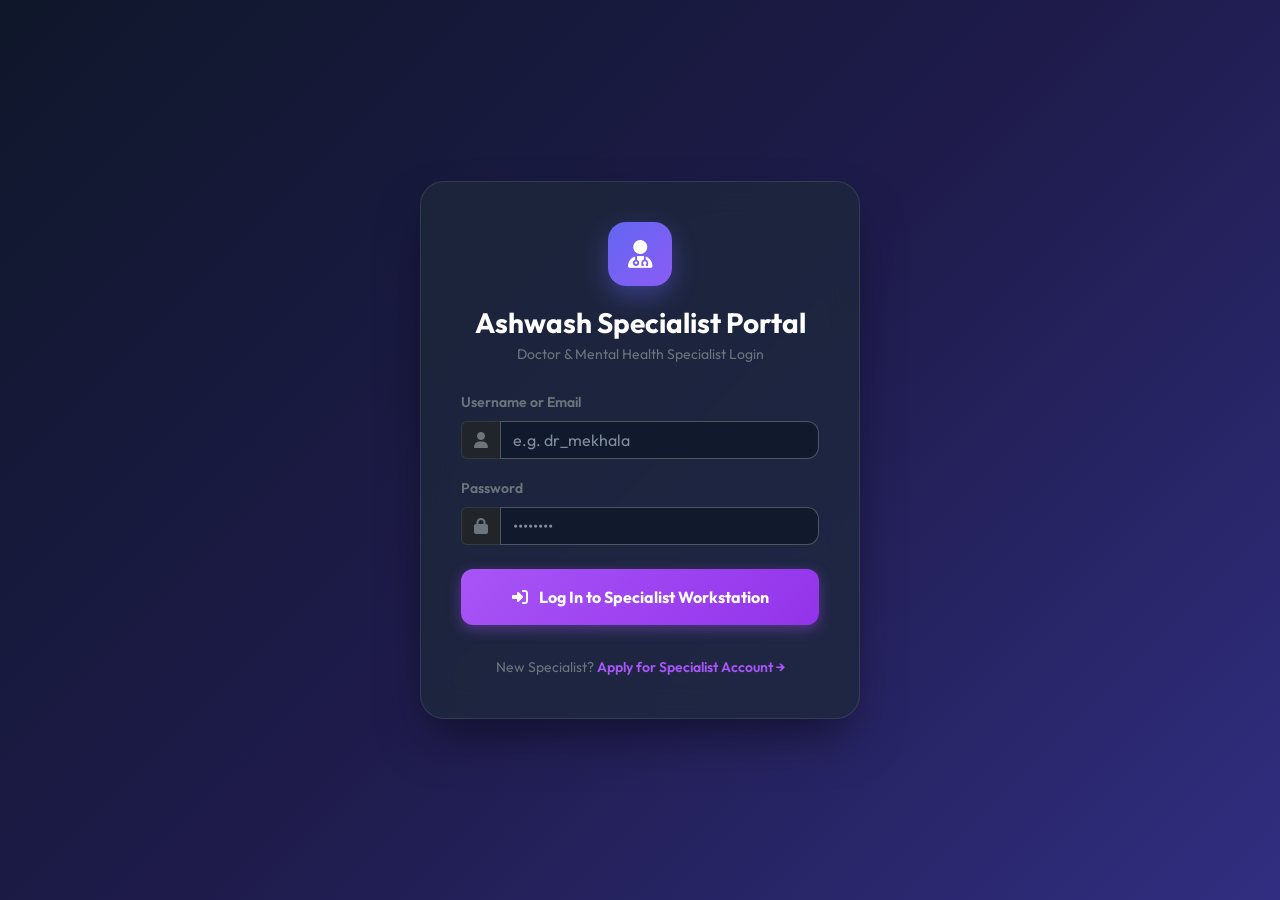
<file: ashwash_specialist/login.html>
<!DOCTYPE html>
<html lang="en">
<head>
    <meta charset="UTF-8">
    <meta name="viewport" content="width=device-width, initial-scale=1.0">
    <title>Ashwash Specialist Portal - Login</title>
    <link href="https://cdn.jsdelivr.net/npm/bootstrap@5.3.0/dist/css/bootstrap.min.css" rel="stylesheet">
    <link rel="stylesheet" href="https://cdnjs.cloudflare.com/ajax/libs/font-awesome/6.4.0/css/all.min.css">
    <link href="https://fonts.googleapis.com/css2?family=Outfit:wght@300;400;500;600;700&display=swap" rel="stylesheet">
    <link rel="stylesheet" href="style.css">
</head>
<body class="d-flex align-items-center justify-content-center min-vh-100">
    <div class="login-card">
        <div class="text-center mb-4">
            <div class="brand-badge"><i class="fa-solid fa-user-doctor text-white"></i></div>
            <h3 class="fw-bold text-white mb-1">Ashwash Specialist Portal</h3>
            <p class="text-secondary small">Doctor & Mental Health Specialist Login</p>
        </div>

        <div id="alertBox" class="alert alert-danger d-none border-0 bg-danger bg-opacity-25 text-danger rounded-3 py-2 px-3 mb-3 small"></div>

        <form id="specialistLoginForm">
            <div class="mb-3">
                <label class="form-label text-secondary small fw-semibold">Username or Email</label>
                <div class="input-group">
                    <span class="input-group-text bg-dark border-secondary border-opacity-25 text-secondary"><i class="fa-solid fa-user"></i></span>
                    <input type="text" id="username" class="form-control text-white" placeholder="e.g. dr_mekhala" required>
                </div>
            </div>

            <div class="mb-4">
                <label class="form-label text-secondary small fw-semibold">Password</label>
                <div class="input-group">
                    <span class="input-group-text bg-dark border-secondary border-opacity-25 text-secondary"><i class="fa-solid fa-lock"></i></span>
                    <input type="password" id="password" class="form-control text-white" placeholder="••••••••" required>
                </div>
            </div>

            <button type="submit" class="btn btn-purple w-100 mb-3 py-3 fw-bold"><i class="fa-solid fa-right-to-bracket me-2"></i> Log In to Specialist Workstation</button>
        </form>

        <div class="text-center mt-3">
            <p class="text-secondary small mb-0">New Specialist? <a href="register.html" class="text-decoration-none fw-semibold" style="color: #A855F7;">Apply for Specialist Account &rarr;</a></p>
        </div>
    </div>
    <script src="app.js"></script>
</body>
</html>
</file>
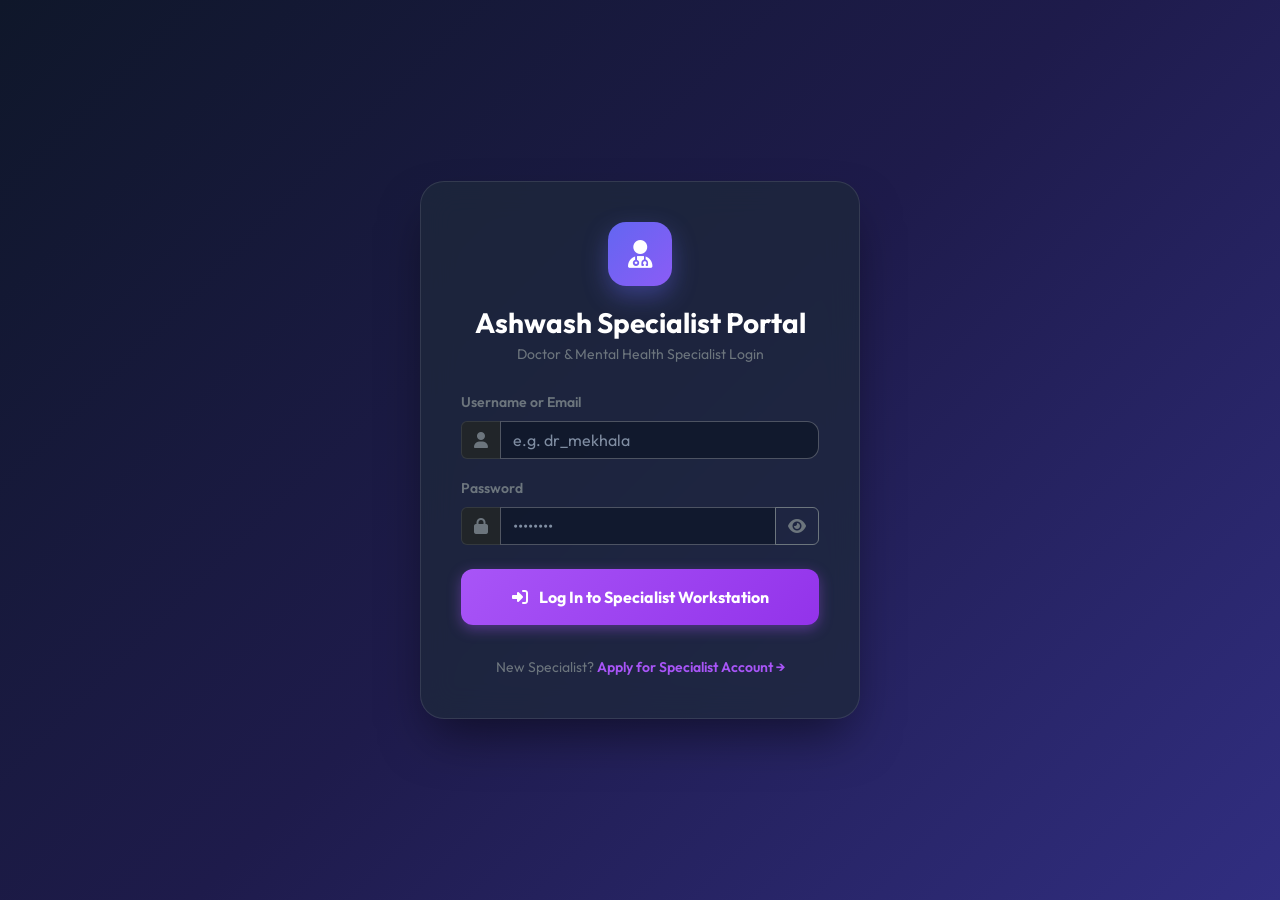
<file: ashwash_specialist/profile.html>
<!DOCTYPE html>
<html lang="en">
<head>
    <meta charset="UTF-8">
    <meta name="viewport" content="width=device-width, initial-scale=1.0">
    <title>Manage Specialist Profile & Account - Ashwash Workstation</title>
    <script>
        if (!localStorage.getItem('access_token')) {
            window.location.href = 'index.html';
        }
    </script>
    <link href="https://cdn.jsdelivr.net/npm/bootstrap@5.3.0/dist/css/bootstrap.min.css" rel="stylesheet">
    <link rel="stylesheet" href="https://cdnjs.cloudflare.com/ajax/libs/font-awesome/6.4.0/css/all.min.css">
    <link href="https://fonts.googleapis.com/css2?family=Outfit:wght@300;400;500;600;700&display=swap" rel="stylesheet">
    <link rel="stylesheet" href="style.css">
</head>
<body>
    <!-- Navbar -->
    <nav class="navbar navbar-expand-lg border-bottom border-secondary border-opacity-25 bg-dark px-4 py-3 sticky-top">
        <div class="container-fluid">
            <a class="navbar-brand d-flex align-items-center text-white fw-bold fs-5" href="dashboard.html">
                <span class="bg-primary rounded-3 p-2 me-2 d-inline-flex"><i class="fa-solid fa-user-doctor text-white"></i></span>
                Ashwash Specialist Workstation
            </a>
            <div class="d-flex align-items-center gap-3">
                <a href="dashboard.html" class="btn btn-outline-light btn-sm rounded-3"><i class="fa-solid fa-arrow-left me-1"></i> Back to Workstation</a>
                <button class="btn btn-outline-danger btn-sm rounded-3" onclick="logoutSpecialist()"><i class="fa-solid fa-right-from-bracket me-1"></i> Logout</button>
            </div>
        </div>
    </nav>

    <div class="container py-5" style="max-width: 950px;">
        <div class="row g-4">
            <!-- Left Side: Avatar & Doctor Summary Card -->
            <div class="col-md-4">
                <div class="card-custom p-4 text-center h-100 d-flex flex-column align-items-center">
                    <div class="position-relative mb-3" title="Click to zoom full picture">
                        <div class="avatar-container" onclick="openZoomAvatarModal()">
                            <img id="profileAvatarImg" src="https://ui-avatars.com/api/?name=Dr+Specialist&background=A855F7&color=fff&size=140" alt="Profile Picture" onerror="handleAvatarError(this)">
                        </div>
                        <span class="position-absolute bottom-0 end-0 bg-success p-2 border border-2 border-dark rounded-circle" title="Verified Specialist" style="transform: translate(-10px, -5px);"></span>
                    </div>

                    <input type="file" id="specPhotoInput" accept="image/*" class="d-none" onchange="uploadProfilePhoto(this)">

                    <button type="button" class="btn btn-purple btn-sm rounded-pill px-4 py-2 mb-3 fw-bold shadow text-white" id="btnPhotoAction" onclick="document.getElementById('specPhotoInput').click()">
                        <i class="fa-solid fa-camera me-2 text-white"></i><span id="photoBtnText" class="text-white">Add Profile Photo</span>
                    </button>

                    <h5 class="fw-bold text-white mb-1" id="displayFullName">Dr. Specialist</h5>
                    <p class="text-secondary small mb-2" id="displaySpecialization">Clinical Psychologist</p>
                    <span class="badge bg-success bg-opacity-25 text-success px-3 py-2 rounded-pill mb-4"><i class="fa-solid fa-circle-check me-1"></i> Verified & Active</span>
                    
                    <hr class="border-secondary border-opacity-25 my-3 w-100">

                    <div class="text-start small w-100">
                        <div class="d-flex justify-content-between mb-2">
                            <span class="text-secondary">License No:</span>
                            <span class="text-warning fw-mono" id="displayLicense">BMDC-REG-98234</span>
                        </div>
                        <div class="d-flex justify-content-between">
                            <span class="text-secondary">Qualification:</span>
                            <span class="text-white fw-semibold" id="displayQualification">MSc Psychology</span>
                        </div>
                    </div>
                </div>
            </div>

            <!-- Right Side: Profile Details & Password Forms -->
            <div class="col-md-8">
                <div id="specAlertBox" class="alert d-none border-0 rounded-3 py-3 px-4 mb-4 small"></div>

                <!-- Form 1: Specialist Profile Information -->
                <div class="card-custom p-4 mb-4">
                    <h5 class="fw-bold text-white mb-3"><i class="fa-solid fa-user-doctor me-2" style="color: #A855F7;"></i> Specialist Credentials & Profile Info</h5>
                    <form id="specProfileInfoForm">
                        <div class="mb-3">
                            <label class="form-label text-secondary small fw-semibold">Doctor Full Name</label>
                            <input type="text" id="specFullName" class="form-control text-white" required placeholder="e.g. Dr. Mekhala Sarkar">
                        </div>

                        <div class="row g-3 mb-3">
                            <div class="col-md-6">
                                <label class="form-label text-secondary small fw-semibold">Username</label>
                                <input type="text" id="specUsername" class="form-control text-white" required placeholder="dr_mekhala">
                            </div>
                            <div class="col-md-6">
                                <label class="form-label text-secondary small fw-semibold">Email Address</label>
                                <input type="email" id="specEmail" class="form-control text-white" required placeholder="doctor@ashwash.com">
                            </div>
                        </div>

                        <div class="row g-3 mb-4">
                            <div class="col-md-6">
                                <label class="form-label text-secondary small fw-semibold">Specialization</label>
                                <input type="text" id="specSpecialization" class="form-control text-white" required placeholder="Clinical Psychologist">
                            </div>
                            <div class="col-md-6">
                                <label class="form-label text-secondary small fw-semibold">Qualification</label>
                                <input type="text" id="specQualification" class="form-control text-white" required placeholder="MSc in Clinical Psychology">
                            </div>
                        </div>

                        <button type="submit" class="btn btn-purple rounded-3 px-4 py-2 fw-semibold text-white"><i class="fa-solid fa-floppy-disk me-2"></i> Update Profile Info</button>
                    </form>
                </div>

                <!-- Form 2: Change Password & Security -->
                <div class="card-custom p-4">
                    <h5 class="fw-bold text-white mb-3"><i class="fa-solid fa-lock me-2 text-warning"></i> Security & Password Settings</h5>
                    <form id="specChangePasswordForm">
                        <!-- Current Password Verification -->
                        <div class="mb-3">
                            <label class="form-label text-secondary small fw-semibold">Current / Previous Password <span class="text-danger">* (Required for verification)</span></label>
                            <div class="input-group">
                                <span class="input-group-text bg-dark border-secondary border-opacity-25 text-secondary"><i class="fa-solid fa-key"></i></span>
                                <input type="password" id="specCurrentPassword" class="form-control text-white" required placeholder="Enter current password">
                                <button class="btn btn-outline-secondary border-opacity-25" type="button" onclick="togglePasswordVisibility('specCurrentPassword', 'eyeCurrent')">
                                    <i class="fa-solid fa-eye text-secondary" id="eyeCurrent"></i>
                                </button>
                            </div>
                        </div>

                        <!-- New Password -->
                        <div class="mb-3">
                            <label class="form-label text-secondary small fw-semibold">New Password</label>
                            <div class="input-group">
                                <span class="input-group-text bg-dark border-secondary border-opacity-25 text-secondary"><i class="fa-solid fa-lock"></i></span>
                                <input type="password" id="specNewPassword" class="form-control text-white" required placeholder="••••••••">
                                <button class="btn btn-outline-secondary border-opacity-25" type="button" onclick="togglePasswordVisibility('specNewPassword', 'eyeNew')">
                                    <i class="fa-solid fa-eye text-secondary" id="eyeNew"></i>
                                </button>
                            </div>
                        </div>

                        <!-- Confirm New Password -->
                        <div class="mb-4">
                            <label class="form-label text-secondary small fw-semibold">Confirm New Password</label>
                            <div class="input-group">
                                <span class="input-group-text bg-dark border-secondary border-opacity-25 text-secondary"><i class="fa-solid fa-check-double"></i></span>
                                <input type="password" id="specConfirmPassword" class="form-control text-white" required placeholder="••••••••">
                                <button class="btn btn-outline-secondary border-opacity-25" type="button" onclick="togglePasswordVisibility('specConfirmPassword', 'eyeConfirm')">
                                    <i class="fa-solid fa-eye text-secondary" id="eyeConfirm"></i>
                                </button>
                            </div>
                        </div>

                        <button type="submit" class="btn btn-warning rounded-3 px-4 py-2 fw-semibold"><i class="fa-solid fa-shield-halved me-2"></i> Update Security Password</button>
                    </form>
                </div>
            </div>
        </div>
    </div>

    <!-- Modal: Zoom Full Specialist Profile Photo -->
    <div class="modal fade" id="zoomAvatarModal" tabindex="-1">
        <div class="modal-dialog modal-dialog-centered modal-lg">
            <div class="modal-content bg-dark border-secondary text-center">
                <div class="modal-header border-secondary">
                    <h5 class="modal-title fw-bold text-white"><i class="fa-solid fa-expand me-2 text-purple" style="color: #A855F7;"></i> Specialist Profile Photo (Full View)</h5>
                    <button type="button" class="btn-close btn-close-white" data-bs-dismiss="modal"></button>
                </div>
                <div class="modal-body p-4 d-flex align-items-center justify-content-center">
                    <img id="zoomedAvatarImg" src="" alt="Full Profile Photo" class="img-fluid rounded-4 shadow-lg border border-2 border-purple" style="max-height: 80vh; object-fit: contain;">
                </div>
            </div>
        </div>
    </div>

    <script src="https://cdn.jsdelivr.net/npm/bootstrap@5.3.0/dist/js/bootstrap.bundle.min.js"></script>
    <script src="app.js"></script>
    <script>
        document.addEventListener('DOMContentLoaded', () => {
            loadSpecialistProfile();

            const infoForm = document.getElementById('specProfileInfoForm');
            if (infoForm) {
                infoForm.addEventListener('submit', handleSpecProfileInfoSubmit);
            }

            const passForm = document.getElementById('specChangePasswordForm');
            if (passForm) {
                passForm.addEventListener('submit', handleSpecChangePasswordSubmit);
            }
        });

        function openZoomAvatarModal() {
            const img = document.getElementById('profileAvatarImg');
            const zoomedImg = document.getElementById('zoomedAvatarImg');
            if (img && zoomedImg) {
                zoomedImg.src = img.src;
                const modal = new bootstrap.Modal(document.getElementById('zoomAvatarModal'));
                modal.show();
            }
        }

        function handleAvatarError(img) {
            const fullName = document.getElementById('displayFullName')?.textContent || 'Specialist';
            img.src = `https://ui-avatars.com/api/?name=${encodeURIComponent(fullName)}&background=A855F7&color=fff&size=140`;
        }

        function togglePasswordVisibility(inputId, iconId) {
            const input = document.getElementById(inputId);
            const icon = document.getElementById(iconId);
            if (input.type === 'password') {
                input.type = 'text';
                icon.classList.remove('fa-eye');
                icon.classList.add('fa-eye-slash');
            } else {
                input.type = 'password';
                icon.classList.remove('fa-eye-slash');
                icon.classList.add('fa-eye');
            }
        }
    </script>
</body>
</html>
</file>
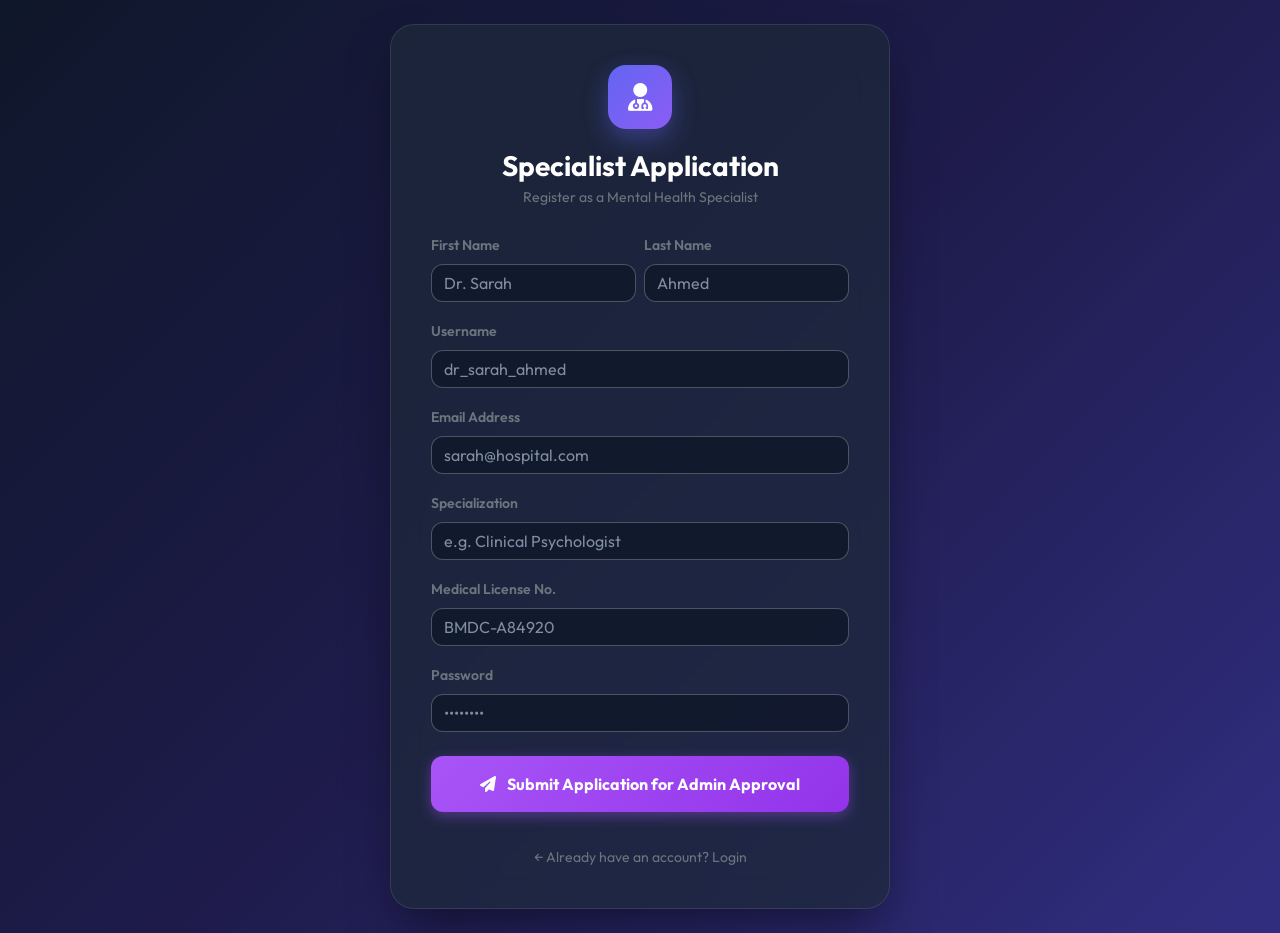
<file: ashwash_specialist/register.html>
<!DOCTYPE html>
<html lang="en">
<head>
    <meta charset="UTF-8">
    <meta name="viewport" content="width=device-width, initial-scale=1.0">
    <title>Apply for Specialist Account - Ashwash Specialist</title>
    <link href="https://cdn.jsdelivr.net/npm/bootstrap@5.3.0/dist/css/bootstrap.min.css" rel="stylesheet">
    <link rel="stylesheet" href="https://cdnjs.cloudflare.com/ajax/libs/font-awesome/6.4.0/css/all.min.css">
    <link href="https://fonts.googleapis.com/css2?family=Outfit:wght@300;400;500;600;700&display=swap" rel="stylesheet">
    <link rel="stylesheet" href="style.css">
</head>
<body class="d-flex align-items-center justify-content-center min-vh-100 py-4">
    <div class="login-card" style="max-width: 500px;">
        <div class="text-center mb-4">
            <div class="brand-badge"><i class="fa-solid fa-user-doctor text-white"></i></div>
            <h3 class="fw-bold text-white mb-1">Specialist Application</h3>
            <p class="text-secondary small">Register as a Mental Health Specialist</p>
        </div>

        <div id="alertBox" class="alert d-none border-0 rounded-3 py-2 px-3 mb-3 small"></div>

        <form id="specialistRegisterForm">
            <div class="row g-2 mb-3">
                <div class="col-6">
                    <label class="form-label text-secondary small fw-semibold">First Name</label>
                    <input type="text" id="regFirstName" class="form-control text-white" placeholder="Dr. Sarah" required>
                </div>
                <div class="col-6">
                    <label class="form-label text-secondary small fw-semibold">Last Name</label>
                    <input type="text" id="regLastName" class="form-control text-white" placeholder="Ahmed" required>
                </div>
            </div>

            <div class="mb-3">
                <label class="form-label text-secondary small fw-semibold">Username</label>
                <input type="text" id="regUsername" class="form-control text-white" placeholder="dr_sarah_ahmed" required>
            </div>

            <div class="mb-3">
                <label class="form-label text-secondary small fw-semibold">Email Address</label>
                <input type="email" id="regEmail" class="form-control text-white" placeholder="sarah@hospital.com" required>
            </div>

            <div class="mb-3">
                <label class="form-label text-secondary small fw-semibold">Specialization</label>
                <input type="text" id="regSpecialization" class="form-control text-white" placeholder="e.g. Clinical Psychologist" required>
            </div>

            <div class="mb-3">
                <label class="form-label text-secondary small fw-semibold">Medical License No.</label>
                <input type="text" id="regLicense" class="form-control text-white" placeholder="BMDC-A84920" required>
            </div>

            <div class="mb-4">
                <label class="form-label text-secondary small fw-semibold">Password</label>
                <input type="password" id="regPassword" class="form-control text-white" placeholder="••••••••" required>
            </div>

            <button type="submit" class="btn btn-purple w-100 mb-3 py-3 fw-bold"><i class="fa-solid fa-paper-plane me-2"></i> Submit Application for Admin Approval</button>
        </form>

        <div class="text-center mt-3">
            <a href="login.html" class="text-secondary small text-decoration-none">&larr; Already have an account? Login</a>
        </div>
    </div>
    <script src="app.js"></script>
</body>
</html>
</file>
<file: ashwash_admin/style.css>
* { font-family: 'Outfit', sans-serif; }
body {
    background: linear-gradient(135deg, #0F172A 0%, #1E293B 50%, #0F172A 100%);
    color: #F8FAFC;
    min-height: 100vh;
}
.login-card {
    background: rgba(30, 41, 59, 0.75);
    backdrop-filter: blur(16px);
    border: 1px solid rgba(255, 255, 255, 0.1);
    border-radius: 24px;
    padding: 40px;
    width: 100%;
    max-width: 440px;
    box-shadow: 0 25px 50px -12px rgba(0, 0, 0, 0.5);
}
.brand-badge {
    background: linear-gradient(135deg, #3B82F6, #1D4ED8);
    width: 64px; height: 64px;
    border-radius: 18px;
    display: flex; align-items: center; justify-content: center;
    margin: 0 auto 20px; font-size: 28px;
    box-shadow: 0 10px 25px rgba(59, 130, 246, 0.4);
}
.form-control {
    background: rgba(15, 23, 42, 0.6) !important;
    border: 1px solid rgba(255, 255, 255, 0.15) !important;
    border-radius: 12px;
}
.form-control:focus {
    border-color: #3B82F6 !important;
    box-shadow: 0 0 0 4px rgba(59, 130, 246, 0.2) !important;
}
.btn-blue {
    background: linear-gradient(135deg, #2563EB 0%, #1D4ED8 100%);
    border: none; border-radius: 12px; color: white;
}
.btn-blue:hover {
    background: linear-gradient(135deg, #1D4ED8 0%, #1E40AF 100%);
    color: white; transform: translateY(-1px);
}
.card-custom {
    background: #1E293B;
    border: 1px solid rgba(255, 255, 255, 0.08);
    border-radius: 16px;
}
.stat-card {
    background: linear-gradient(135deg, rgba(30,41,59,0.9), rgba(15,23,42,0.9));
    border: 1px solid rgba(255,255,255,0.1);
    border-radius: 16px; padding: 20px;
    cursor: pointer;
    transition: all 0.25s ease-in-out;
}
.stat-card:hover {
    transform: translateY(-4px);
    border-color: rgba(59, 130, 246, 0.6);
    box-shadow: 0 10px 25px -5px rgba(59, 130, 246, 0.35);
}
.stat-icon {
    width: 48px; height: 48px; border-radius: 12px;
    display: flex; align-items: center; justify-content: center; font-size: 20px;
}
.table-custom {
    color: #F8FAFC !important;
    --bs-table-bg: #1E293B !important;
    --bs-table-color: #F8FAFC !important;
    background-color: #1E293B !important;
}
.table-custom tr, .table-custom tbody tr {
    background-color: #1E293B !important;
    color: #F8FAFC !important;
}
.table-custom th {
    background-color: #0F172A !important;
    color: #94A3B8 !important;
    border-bottom: 1px solid rgba(255,255,255,0.1) !important;
}
.table-custom td {
    background-color: #1E293B !important;
    color: #F8FAFC !important;
    border-bottom: 1px solid rgba(255,255,255,0.05) !important;
    vertical-align: middle !important;
}

/* Custom Tab Styling for Crystal Clear Visibility */
.nav-tabs {
    border-bottom: 1px solid rgba(255, 255, 255, 0.1) !important;
    gap: 8px;
}
.nav-tabs .nav-link {
    color: #94A3B8 !important;
    background: transparent !important;
    border: 1px solid rgba(255, 255, 255, 0.1) !important;
    border-radius: 12px !important;
    padding: 10px 22px !important;
    font-weight: 600 !important;
    transition: all 0.2s ease-in-out;
}
.nav-tabs .nav-link:hover {
    color: #F8FAFC !important;
    background: rgba(255, 255, 255, 0.08) !important;
}
.nav-tabs .nav-link.active {
    color: #FFFFFF !important;
    background: linear-gradient(135deg, #2563EB 0%, #1D4ED8 100%) !important;
    border: 1px solid #3B82F6 !important;
    box-shadow: 0 4px 14px rgba(37, 99, 235, 0.4) !important;
}
</file>
<file: ashwash_specialist/style.css>
* { font-family: 'Outfit', sans-serif; }
body {
    background: linear-gradient(135deg, #0F172A 0%, #1E1B4B 50%, #312E81 100%);
    color: #F8FAFC;
    min-height: 100vh;
}
.login-card {
    background: rgba(30, 41, 59, 0.75);
    backdrop-filter: blur(16px);
    border: 1px solid rgba(255, 255, 255, 0.1);
    border-radius: 24px;
    padding: 40px;
    width: 100%;
    max-width: 440px;
    box-shadow: 0 25px 50px -12px rgba(0, 0, 0, 0.5);
}
.brand-badge {
    background: linear-gradient(135deg, #6366F1, #8B5CF6);
    width: 64px; height: 64px;
    border-radius: 18px;
    display: flex; align-items: center; justify-content: center;
    margin: 0 auto 20px; font-size: 28px;
    box-shadow: 0 10px 25px rgba(99, 102, 241, 0.4);
}

/* High Contrast Input & Placeholder Styling */
.form-control {
    background: rgba(15, 23, 42, 0.8) !important;
    border: 1px solid rgba(255, 255, 255, 0.25) !important;
    border-radius: 12px;
    color: #F8FAFC !important;
}
.form-control:focus {
    border-color: #A855F7 !important;
    box-shadow: 0 0 0 4px rgba(168, 85, 247, 0.25) !important;
}
::placeholder,
.form-control::placeholder {
    color: #94A3B8 !important;
    opacity: 0.85 !important;
}

.btn-purple {
    background: linear-gradient(135deg, #A855F7 0%, #9333EA 100%) !important;
    border: none !important; border-radius: 12px; color: white !important;
    box-shadow: 0 4px 14px rgba(168, 85, 247, 0.4) !important;
}
.btn-purple:hover {
    background: linear-gradient(135deg, #9333EA 0%, #7E22CE 100%) !important;
    color: white !important; transform: translateY(-1px);
}
.btn-outline-purple {
    border: 1.5px solid #A855F7 !important;
    color: #FFFFFF !important;
    background: rgba(168, 85, 247, 0.25) !important;
    font-weight: 600 !important;
    transition: all 0.2s ease-in-out;
}
.btn-outline-purple:hover {
    background: #A855F7 !important;
    color: #FFFFFF !important;
    box-shadow: 0 4px 14px rgba(168, 85, 247, 0.5) !important;
}
.card-custom {
    background: #1E293B;
    border: 1px solid rgba(255, 255, 255, 0.08);
    border-radius: 16px;
}
.stat-card {
    background: linear-gradient(135deg, rgba(30,41,59,0.9), rgba(15,23,42,0.9));
    border: 1px solid rgba(255,255,255,0.1);
    border-radius: 16px; padding: 20px;
    cursor: pointer !important;
    transition: transform 0.2s ease-in-out, border-color 0.2s ease-in-out !important;
}
.stat-card:hover {
    transform: translateY(-3px) !important;
    border-color: rgba(168, 85, 247, 0.5) !important;
    box-shadow: 0 8px 20px rgba(168, 85, 247, 0.25) !important;
}
.stat-icon {
    width: 48px; height: 48px; border-radius: 12px;
    display: flex; align-items: center; justify-content: center; font-size: 20px;
}
.table-custom {
    color: #F8FAFC !important;
    --bs-table-bg: #1E293B !important;
    --bs-table-color: #F8FAFC !important;
    background-color: #1E293B !important;
}
.table-custom tr, .table-custom tbody tr {
    background-color: #1E293B !important;
    color: #F8FAFC !important;
}
.table-custom th {
    background-color: #0F172A !important;
    color: #94A3B8 !important;
    border-bottom: 1px solid rgba(255,255,255,0.1) !important;
}
.table-custom td {
    background-color: #1E293B !important;
    color: #F8FAFC !important;
    border-bottom: 1px solid rgba(255,255,255,0.05) !important;
    vertical-align: middle !important;
}

.avatar-container {
    width: 140px;
    height: 140px;
    min-width: 140px;
    min-height: 140px;
    max-width: 140px;
    max-height: 140px;
    border-radius: 50%;
    overflow: hidden;
    margin: 0 auto;
    border: 3px solid #A855F7;
    box-shadow: 0 8px 20px rgba(168, 85, 247, 0.35);
    background-color: #312E81;
    cursor: pointer;
    transition: transform 0.2s ease-in-out;
}
.avatar-container:hover {
    transform: scale(1.05);
}
.avatar-container img {
    width: 100%;
    height: 100%;
    object-fit: cover;
    object-position: center;
    display: block;
}

/* Navigation Tab High-Contrast Styling */
.nav-tabs {
    border-bottom: 1px solid rgba(255, 255, 255, 0.1) !important;
    gap: 8px;
}
.nav-tabs .nav-link {
    color: #94A3B8 !important;
    background: rgba(30, 41, 59, 0.6) !important;
    border: 1px solid rgba(255, 255, 255, 0.1) !important;
    border-radius: 12px !important;
    padding: 10px 22px !important;
    font-weight: 600 !important;
    transition: all 0.2s ease-in-out;
}
.nav-tabs .nav-link:hover {
    color: #F8FAFC !important;
    background: rgba(168, 85, 247, 0.2) !important;
    border-color: rgba(168, 85, 247, 0.4) !important;
}
.nav-tabs .nav-link.active {
    color: #FFFFFF !important;
    background: linear-gradient(135deg, #A855F7 0%, #7E22CE 100%) !important;
    border: 1px solid #A855F7 !important;
    box-shadow: 0 4px 14px rgba(168, 85, 247, 0.4) !important;
}
.nav-tabs .nav-link.active i {
    color: #FFFFFF !important;
}

/* Scrollable Modal Styling */
.modal-dialog-scrollable .modal-body {
    max-height: 70vh !important;
    overflow-y: auto !important;
}
.modal-body::-webkit-scrollbar {
    width: 8px;
}
.modal-body::-webkit-scrollbar-track {
    background: #0F172A;
    border-radius: 4px;
}
.modal-body::-webkit-scrollbar-thumb {
    background: #A855F7;
    border-radius: 4px;
}
.modal-body::-webkit-scrollbar-thumb:hover {
    background: #9333EA;
}
</file>
